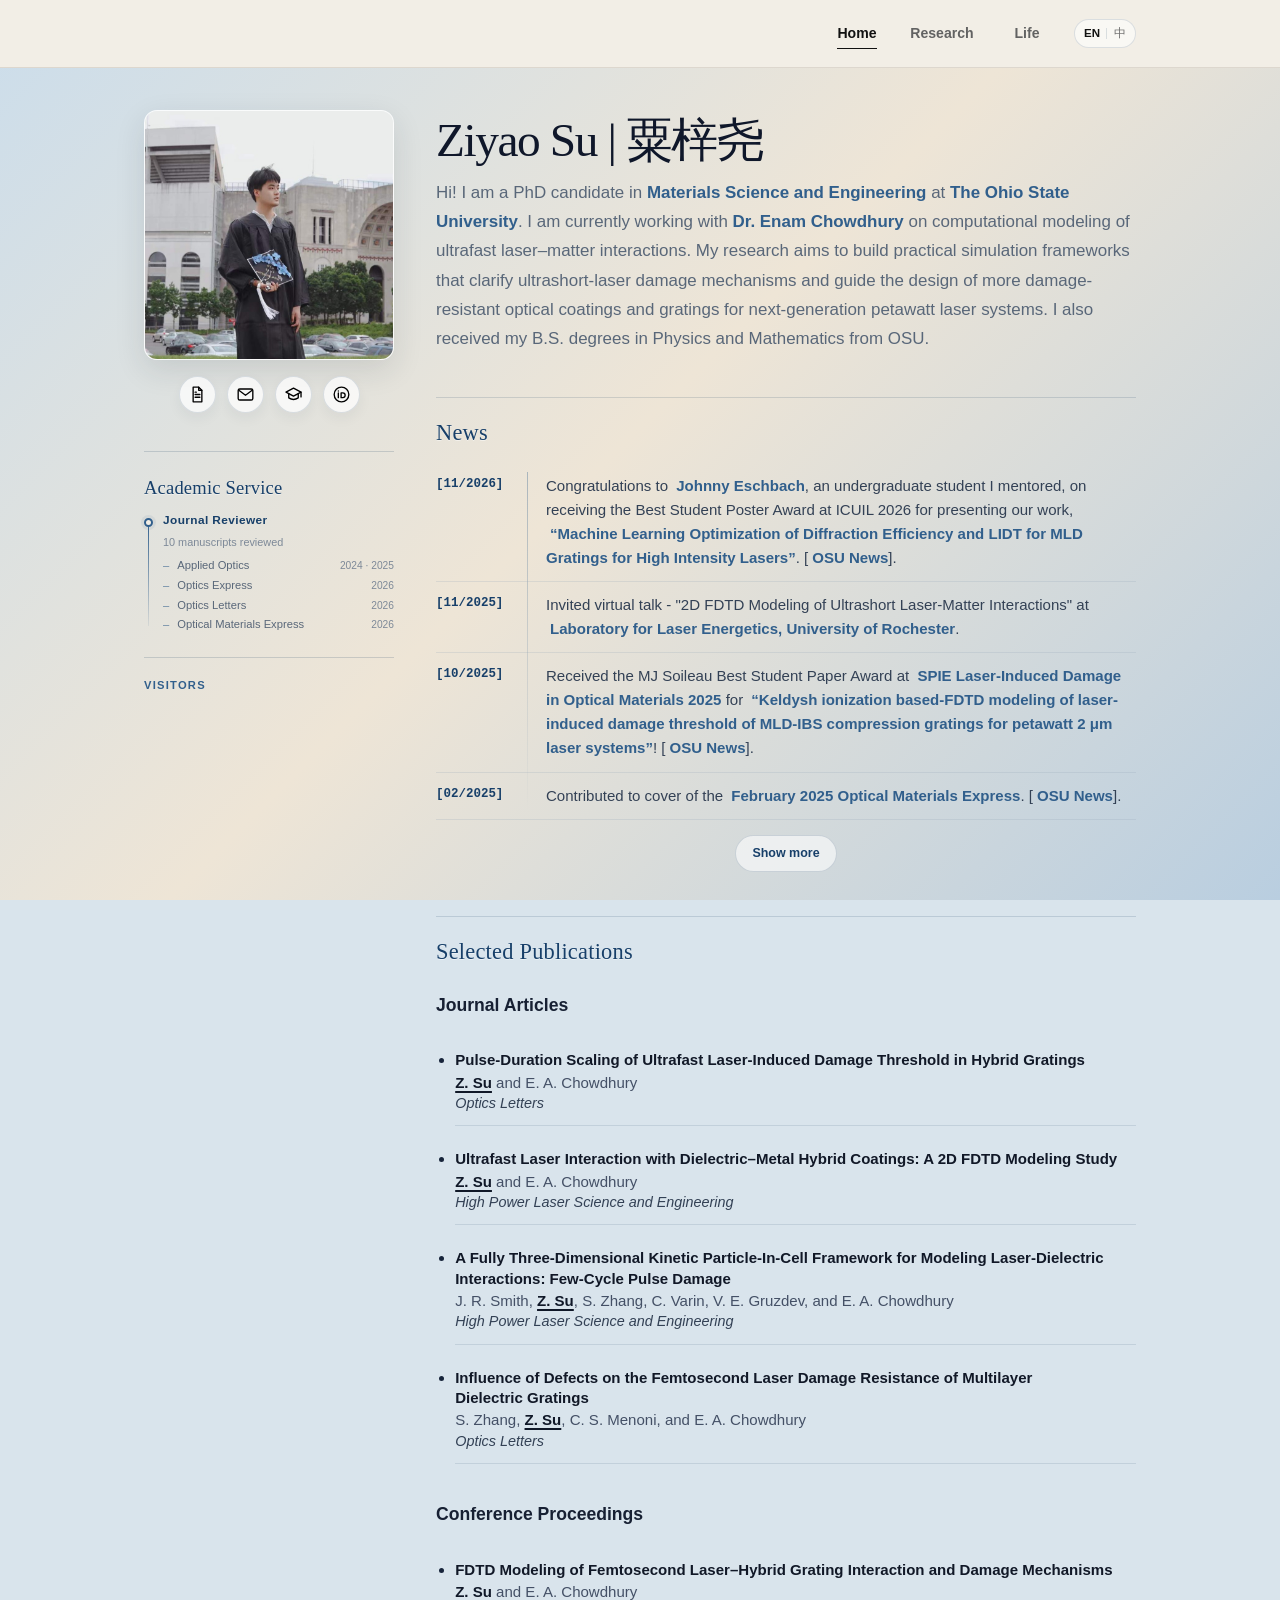
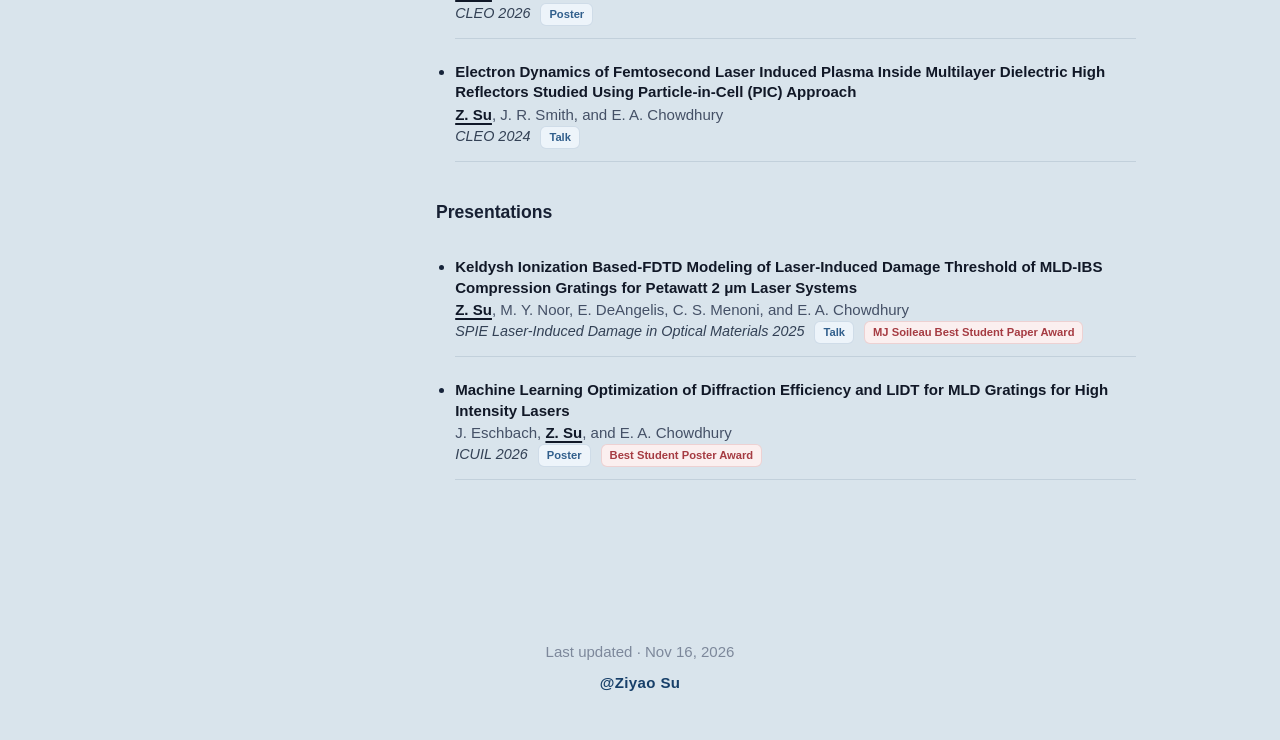
<file: index.html>
<!DOCTYPE html>
<html lang="en">
<head>
  <meta charset="UTF-8" />
  <meta name="viewport" content="width=device-width, initial-scale=1.0" />

  <title>Ziyao Su | 粟梓尧</title>

  <meta name="description" content="Personal academic website of Ziyao Su, PhD candidate in Materials Science and Engineering at The Ohio State University." />
  <meta name="author" content="Ziyao Su" />
  <script>document.documentElement.lang=new URLSearchParams(location.search).get('lang')==='zh'?'zh-CN':'en'</script>

  <link rel="stylesheet" href="style.css" />
  <link rel="stylesheet" href="refine.css?v=20261118-13" />
</head>

<body>
  <nav class="site-nav">
    <div class="nav-container">
      <div class="nav-actions"><div class="nav-links">
        <a href="index.html" class="active" data-en="Home" data-zh="首页">Home</a>
        <a href="publications.html" data-en="Research" data-zh="科研成果">Research</a>
        <a href="life.html" data-en="Life" data-zh="生活">Life</a>
      </div><button class="language-toggle" type="button" aria-label="切换至中文"><span data-lang="en">EN</span><i></i><span data-lang="zh">中</span></button></div>
    </div>
  </nav>

  <main class="container home-layout">
    <aside class="profile-sidebar">
      <div class="hero-photo-block">
        <img src="assets/images/profile/ziyao-su.jpg" alt="Ziyao Su" class="profile-photo" />

        <div class="hero-links" aria-label="Profile links">
          <a href="assets/documents/ziyao-su-cv-en.pdf" data-cv-link target="_blank" rel="noopener noreferrer" aria-label="Curriculum Vitae" data-tooltip-en="CV" data-tooltip-zh="简历"><img src="assets/icons/cv.svg" alt="" /></a>
          <a href="mailto:su.775@osu.edu" aria-label="Email" data-tooltip-en="Email" data-tooltip-zh="邮箱"><img src="assets/icons/email.svg" alt="" /></a>
          <a href="https://scholar.google.com/citations?user=xP8BkjIAAAAJ&hl=en" target="_blank" rel="noopener noreferrer" aria-label="Google Scholar" data-tooltip-en="Google Scholar" data-tooltip-zh="谷歌学术"><img src="assets/icons/scholar.svg" alt="" /></a>
          <a href="https://orcid.org/0009-0007-4536-7956" target="_blank" rel="noopener noreferrer" aria-label="ORCID" data-tooltip-en="ORCID" data-tooltip-zh="ORCID"><img src="assets/icons/orcid.svg" alt="" /></a>
        </div>
      </div>

      <section id="service" class="service-section sidebar-service">
        <h2 data-en="Academic Service" data-zh="学术服务">Academic Service</h2>
        <ul class="service-points">
        <li class="service-group">
          <h3 data-en="Journal Reviewer" data-zh="期刊审稿">Journal Reviewer</h3>
          <span class="service-summary" data-en="10 manuscripts reviewed" data-zh="共审阅 10 篇稿件">10 manuscripts reviewed</span>
          <ul class="service-details">
            <li><span>Applied Optics</span><small>2024 · 2025</small></li>
            <li><span>Optics Express</span><small>2026</small></li>
            <li><span>Optics Letters</span><small>2026</small></li>
            <li><span>Optical Materials Express</span><small>2026</small></li>
          </ul>
        </li>
        </ul>
      </section>

      <div class="sidebar-visitors">
        <span class="section-kicker" data-en="Visitors" data-zh="访客分布">Visitors</span>
	<div class="visitor-map" aria-label="Live visitor map">
  	<script
    	type="text/javascript"
    	id="mapmyvisitors"
    	src="https://mapmyvisitors.com/map.js?d=BDCIpGPcllW_cc_8S6606R4wEOKuxlZDSg9WOdwCF6E&cl=ffffff&w=a">
  	</script>
        </div>
      </div>
    </aside>

    <div class="home-content">
    <header class="home-hero">

      <div class="hero-intro">
        <h1>Ziyao Su | 粟梓尧 </h1>

        <p class="subtitle" data-content-key="hero-intro">
          Hi! I am a PhD candidate in <a href="https://mse.osu.edu/" target="_blank" rel="noopener noreferrer">Materials Science and Engineering</a> at 
          <a href="https://osu.edu" target="_blank" rel="noopener noreferrer">The Ohio State University</a>. 
          I am currently working with <a href="https://people.engineering.osu.edu/people/chowdhury.24" target="_blank" rel="noopener noreferrer">Dr. Enam Chowdhury</a> 
          on computational modeling of ultrafast laser–matter interactions. My research aims to build practical simulation frameworks that clarify ultrashort-laser damage mechanisms and guide the design of more damage-resistant optical coatings and gratings for next-generation petawatt laser systems. I also received my B.S. degrees in Physics and Mathematics from OSU.
        </p>
        
      </div>
    </header>


<!------------------------------------------ news ------------------------------------------>   
    
<section id="news" class="news-section">
  <h2 data-en="News" data-zh="近况">News</h2>

  <ul class="news-list">

    <li>
      <span class="news-date">[11/2026]</span>
      <span class="news-text" data-content-key="news-icuil">
        Congratulations to <a href="https://www.linkedin.com/in/jonathaneschbach/" target="_blank" rel="noopener noreferrer">Johnny Eschbach</a>, an undergraduate student I mentored, on receiving the Best Student Poster Award at ICUIL 2026 for presenting our work, <a href="https://icuil2026.org/programme/poster-sessions/" target="_blank" rel="noopener noreferrer">“Machine Learning Optimization of Diffraction Efficiency and LIDT for MLD Gratings for High Intensity Lasers”</a>. [<a href="https://u.osu.edu/chowdhury.24/2026/11/15/chowdhury-lab-student-wins-1st-prize-at-icuil-2026-scotland/" target="_blank" rel="noopener noreferrer">OSU News</a>].
      </span>
    </li>

    <li>
      <span class="news-date">[11/2025]</span>
      <span class="news-text" data-content-key="news-talk">
        Invited virtual talk - "2D FDTD Modeling of Ultrashort Laser-Matter Interactions" at 
        <a href="https://www.lle.rochester.edu/" target="_blank">Laboratory for Laser Energetics, University of Rochester</a>.
      </span>
    </li>

    <li>
      <span class="news-date">[10/2025]</span>
      <span class="news-text" data-content-key="news-award">
        Received the MJ Soileau Best Student Paper Award at
        <a href="https://spie.org/conferences-and-exhibitions/laser-damage" target="_blank">
          SPIE Laser-Induced Damage in Optical Materials 2025
        </a>
        for
        <a href="https://doi.org/10.1117/12.3071987" target="_blank">“Keldysh ionization based-FDTD modeling of laser-induced damage threshold of MLD-IBS compression gratings for petawatt 2 μm laser systems”</a>! 
        [<a href="https://mse.osu.edu/news/2026/03/mse-doctoral-candidate-ziyao-su-receives-best-student-paper-award" target="_blank">OSU News</a>].
      </span>
    </li>
    
    <li>
      <span class="news-date">[02/2025]</span>
      <span class="news-text" data-content-key="news-cover">
        Contributed to cover of the
        <a href="https://opg.optica.org/ome/issue.cfm?volume=15&issue=2" target="_blank" rel="noopener noreferrer">February 2025 Optical Materials Express</a>. 
        [<a href="https://mse.osu.edu/news/2025/02/work-mse-doctoral-candidates-featured-cover-optical-materials-express" target="_blank" rel="noopener noreferrer">OSU News</a>].
      </span>
    </li>

    <li>
      <span class="news-date">[04/2024]</span>
      <span class="news-text" data-content-key="news-candidacy">
        Passed Ph.D. candidacy exam. Thesis committee:         
        <a href="https://people.engineering.osu.edu/people/chowdhury.24" target="_blank" rel="noopener noreferrer">Dr. Enam Chowdhury</a>,
        <a href="https://people.engineering.osu.edu/people/windl.1" target="_blank" rel="noopener noreferrer">Dr. Wolfgang Windl</a>,
        <a href="https://people.engineering.osu.edu/people/ghazisaeidi.1" target="_blank" rel="noopener noreferrer">Dr. Maryam Ghazisaeidi</a>,
        and <a href="https://people.engineering.osu.edu/people/hwang.458" target="_blank" rel="noopener noreferrer">Dr. Jinwoo Hwang</a>.
      </span>
    </li>
    
    <li>
      <span class="news-date">[01/2023]</span>
      <span class="news-text" data-content-key="news-phd">
        Started Ph.D. journey in <a href="https://mse.osu.edu/" target="_blank" rel="noopener noreferrer">Materials Science and Engineering</a>
        at <a href="https://osu.edu" target="_blank" rel="noopener noreferrer">The Ohio State University</a>,
        advised by <a href="https://people.engineering.osu.edu/people/chowdhury.24" target="_blank" rel="noopener noreferrer">Dr. Enam Chowdhury</a>.
      </span>
    </li>
    
  </ul>
  <button class="news-more" type="button" data-en="Show more" data-zh="显示更多">Show more</button>
</section>

<!------------------------------------------ publications ------------------------------------------>
    
<section id="publications">
  <h2 data-en="Selected Publications" data-zh="代表性成果">Selected Publications</h2>
  <h3 data-en="Journal Articles" data-zh="期刊论文">Journal Articles</h3>

  <ul class="publication-list compact-publications">
<!-----------------------------------------
    <li>
      <div class="pub-title-line">
        High Damage Threshold Multilayer Dielectric Gratings Enabled for 1.95 μm
        High-Energy CPA Systems
      </div>
      <div class="pub-author-line">
        Mohamed Yaseen Noor, <strong>Ziyao Su</strong>, Ravleen Kaur, Andy Lee,
        Carmen S. Menoni, and Enam A. Chowdhury
      </div>
      <div class="pub-info-line">
        Optica, manuscript in preparation for submission
      </div>
    </li>

    <li>
      <div class="pub-title-line">
        X-ray Production from High Intensity Mid-IR Laser Interactions with Thin
        Liquid Sheet Target in Air
      </div>
      <div class="pub-author-line">
        Milo Eder, Justin Twardowski, <strong>Ziyao Su</strong>, Alphonse Marra,
        Michael Chini, Zenghu Chang, and Enam A. Chowdhury
      </div>
      <div class="pub-info-line">
        <em>Ultrafast Science</em>, under review
      </div>
    </li>

    <li>
      <div class="pub-title-line">
        <a href="https://doi.org/10.1021/acsami.5c16451" target="_blank" rel="noopener noreferrer">
          Ultrafast Laser-Induced Defects in β-Gallium Oxide Below Ablation Threshold
        </a>
      </div>
      <div class="pub-author-line">
        Emma DeAngelis, Christopher Chae, Sadikul Alam, Hantian Gao,
        Mohamed Yaseen Noor, <strong>Ziyao Su</strong>, Liam Clink,
        Leonard Brillson, Jinwoo Hwang, and Enam A. Chowdhury
      </div>
      <div class="pub-info-line">
        <em>ACS Applied Materials &amp; Interfaces</em>
      </div>
    </li>
 ----------------------------------------->   

    <li>
      <div class="pub-title-line">
        <a href="https://doi.org/10.1364/OL.608170" target="_blank" rel="noopener noreferrer">
         Pulse-Duration Scaling of Ultrafast Laser-Induced Damage Threshold in Hybrid Gratings
        </a>
      </div>
      <div class="pub-author-line">
        <strong>Ziyao Su</strong> and Enam A. Chowdhury
      </div>
      <div class="pub-info-line">
        <em>Optics Letters</em>
      </div>
    </li>


    <li>
      <div class="pub-title-line">
        <a href="https://doi.org/10.1017/hpl.2026.10161" target="_blank" rel="noopener noreferrer">
          Ultrafast Laser Interaction with Dielectric–Metal Hybrid Coatings:
          A 2D FDTD Modeling Study
        </a>
      </div>
      <div class="pub-author-line">
        <strong>Ziyao Su</strong> and Enam A. Chowdhury
      </div>
      <div class="pub-info-line">
        <em>High Power Laser Science and Engineering</em>
      </div>
    </li>
    

    <li>
      <div class="pub-title-line">
        <a href="https://doi.org/10.1017/hpl.2025.10041" target="_blank" rel="noopener noreferrer">
          A Fully Three-Dimensional Kinetic Particle-In-Cell Framework for Modeling
          Laser-Dielectric Interactions: Few-Cycle Pulse Damage
        </a>
      </div>
      <div class="pub-author-line">
        Joseph R. Smith, <strong>Ziyao Su</strong>, Simin Zhang, Charles Varin,
        Vitaly E. Gruzdev, and Enam A. Chowdhury
      </div>
      <div class="pub-info-line">
        <em>High Power Laser Science and Engineering</em>
      </div>
    </li>
    
    <li>
      <div class="pub-title-line">
        <a href="https://doi.org/10.1364/OL.483581" target="_blank" rel="noopener noreferrer">
          Influence of Defects on the Femtosecond Laser Damage Resistance of
          Multilayer Dielectric Gratings
        </a>
      </div>
      <div class="pub-author-line">
        Simin Zhang, <strong>Ziyao Su</strong>, Carmen S. Menoni, and Enam A. Chowdhury
      </div>
      <div class="pub-info-line">
        <em>Optics Letters</em>
      </div>
    </li>
  </ul>

  <h3 data-en="Conference Proceedings" data-zh="会议论文">Conference Proceedings</h3>

  <ul class="publication-list compact-publications">
    <li>
      <div class="pub-title-line">
        <a href="https://doi.org/10.1364/CLEO_AT.2026.JW1.123" target="_blank" rel="noopener noreferrer">
        FDTD Modeling of Femtosecond Laser–Hybrid Grating Interaction and Damage Mechanisms
	</a>
      </div>
      <div class="pub-author-line">
        <strong>Ziyao Su</strong> and Enam A. Chowdhury
      </div>
      <div class="pub-info-line">
        <em>CLEO 2026</em>
        <span class="home-pub-badge badge-presentation" data-en="Poster" data-zh="海报">Poster</span>
      </div>
    </li>

    <li>
      <div class="pub-title-line">
        <a href="https://doi.org/10.1364/CLEO_SI.2024.SF3H.5" target="_blank" rel="noopener noreferrer">
          Electron Dynamics of Femtosecond Laser Induced Plasma Inside Multilayer
          Dielectric High Reflectors Studied Using Particle-in-Cell (PIC) Approach
        </a>
      </div>
      <div class="pub-author-line">
        <strong>Ziyao Su</strong>, Joseph R. Smith, and Enam A. Chowdhury
      </div>
      <div class="pub-info-line">
        <em>CLEO 2024</em>
        <span class="home-pub-badge badge-presentation" data-en="Talk" data-zh="报告">Talk</span>
      </div>
    </li>
  </ul>

  <h3 data-en="Presentations" data-zh="学术报告">Presentations</h3>

  <ul class="publication-list compact-publications">
    <li>
      <div class="pub-title-line">
        <a href="https://doi.org/10.1117/12.3071987" target="_blank" rel="noopener noreferrer">
          Keldysh Ionization Based-FDTD Modeling of Laser-Induced Damage Threshold
          of MLD-IBS Compression Gratings for Petawatt 2 μm Laser Systems
        </a>
      </div>
      <div class="pub-author-line">
        <strong>Ziyao Su</strong>, Mohamed Yaseen Noor, Emma DeAngelis,
        Carmen S. Menoni, and Enam A. Chowdhury
      </div>
      <div class="pub-info-line">
        <em>SPIE Laser-Induced Damage in Optical Materials 2025</em>
        <span class="home-pub-badge badge-presentation" data-en="Talk" data-zh="报告">Talk</span>
        <span class="home-pub-badge badge-award" data-en="MJ Soileau Best Student Paper Award" data-zh="MJ Soileau 最佳学生论文奖">MJ Soileau Best Student Paper Award</span>
      </div>
    </li>

    <li>
      <div class="pub-title-line">
        <a href="https://icuil2026.org/programme/poster-sessions/" target="_blank" rel="noopener noreferrer">
          Machine Learning Optimization of Diffraction Efficiency and LIDT for MLD Gratings for High Intensity Lasers
        </a>
      </div>
      <div class="pub-author-line">
        Johnny Eschbach, <strong>Ziyao Su</strong>, and Enam A. Chowdhury
      </div>
      <div class="pub-info-line">
        <em>ICUIL 2026</em>
        <span class="home-pub-badge badge-presentation" data-en="Poster" data-zh="海报">Poster</span>
        <span class="home-pub-badge badge-award" data-en="Best Student Poster Award" data-zh="最佳学生海报奖">Best Student Poster Award</span>
      </div>
    </li>
  </ul>
</section>
    </div>
  </main>
  <footer class="site-footer">
    <span data-en="Last updated · Nov 16, 2026" data-zh="最近更新 · 2026 年 11 月 16 日">Last updated · Nov 16, 2026</span>
    <span class="footer-signature">@Ziyao Su</span>
  </footer>
  <script src="site.js?v=20261120-19"></script>
</body>
</html>
</file>
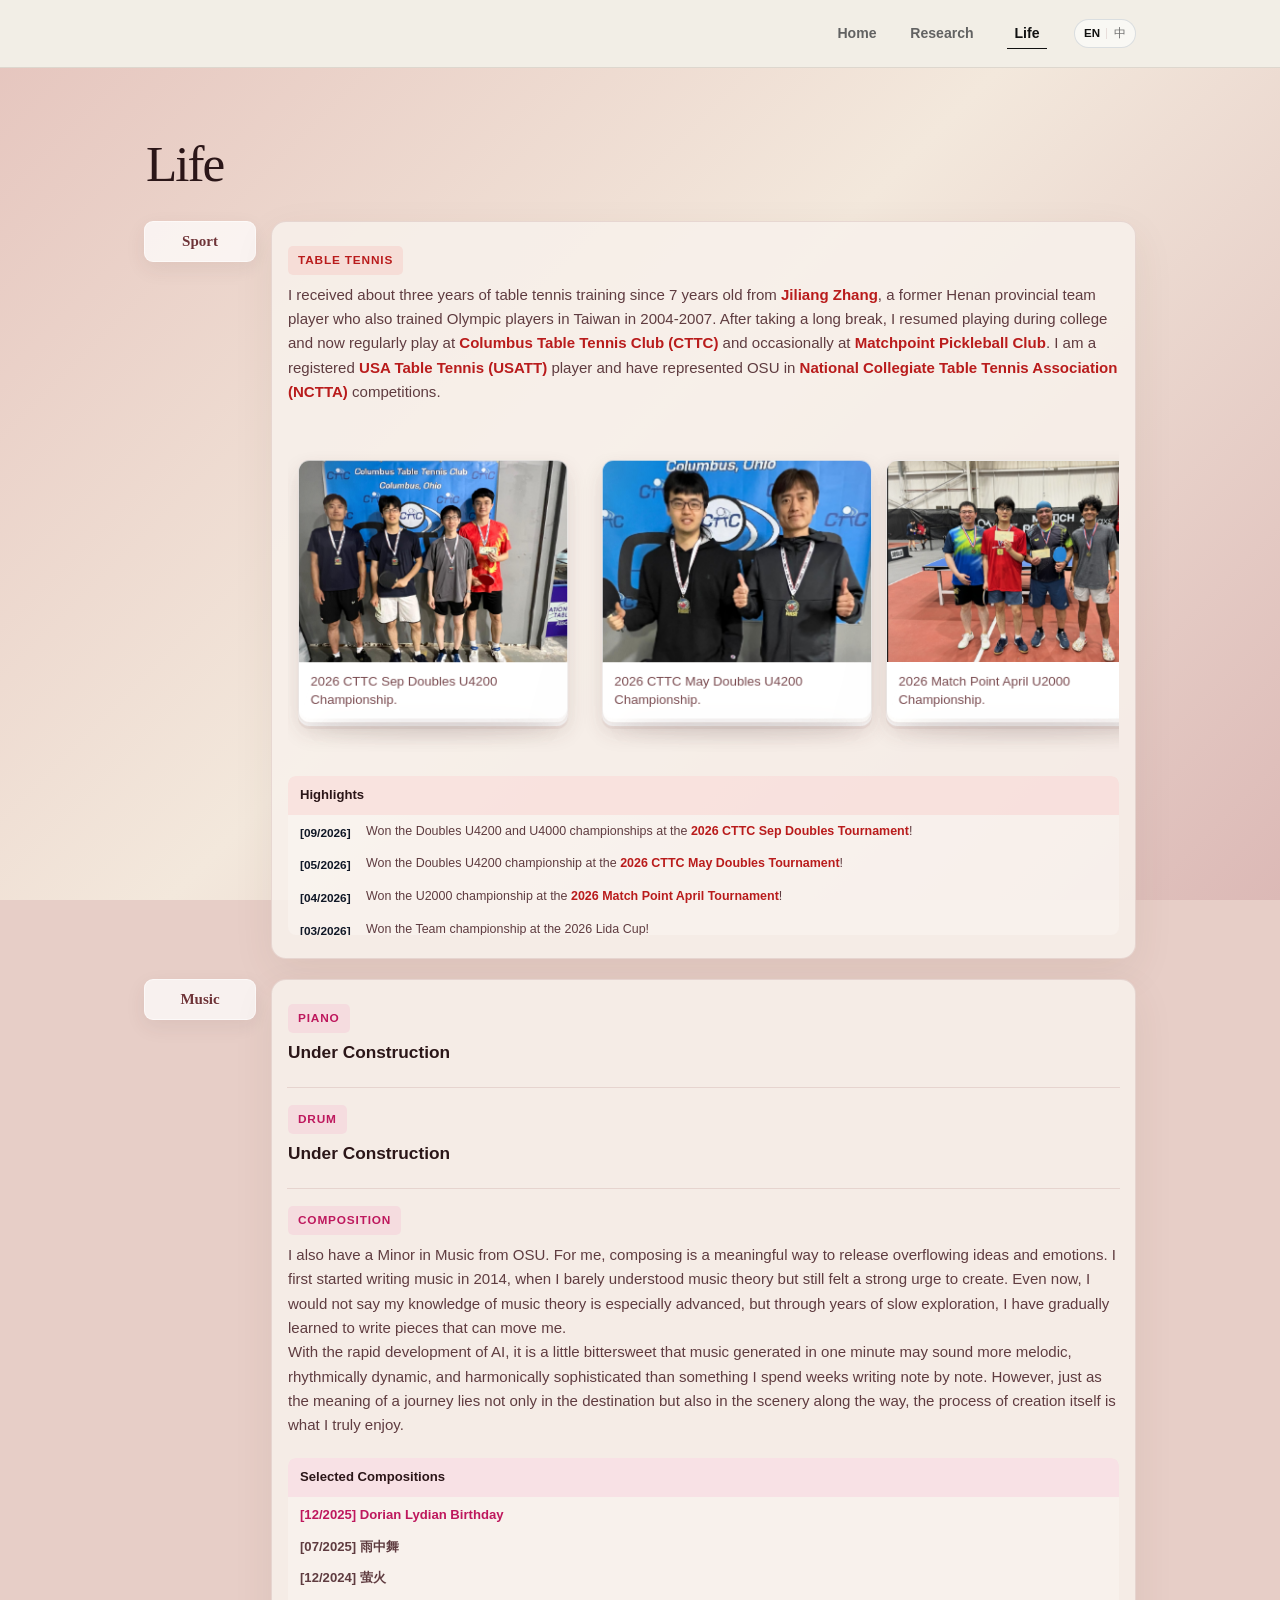
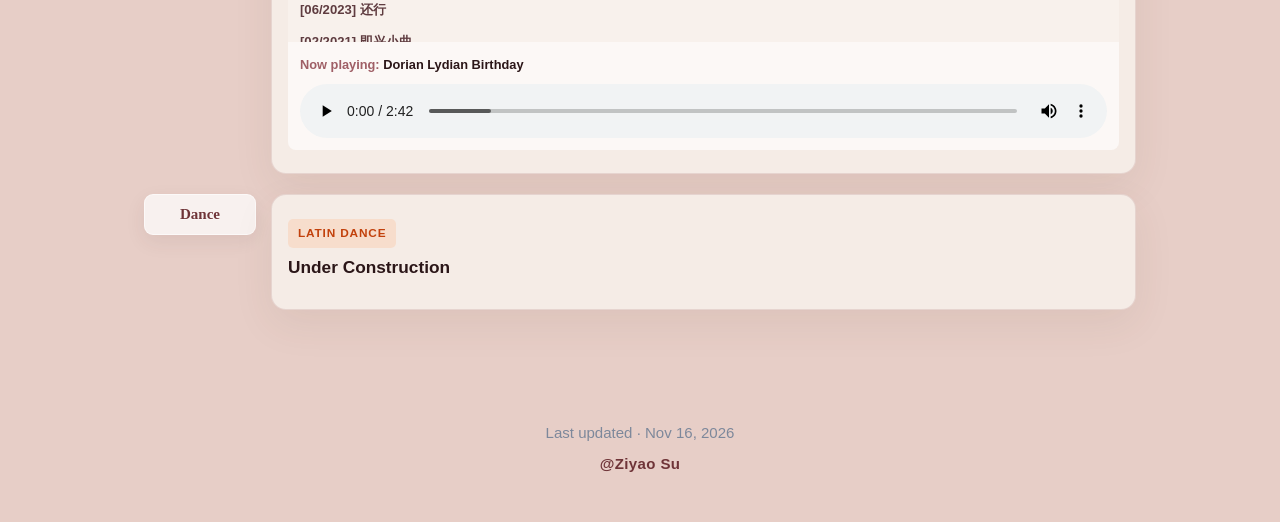
<file: life.html>
<!DOCTYPE html>
<html lang="en">
<head>
  <meta charset="UTF-8" />
  <meta name="viewport" content="width=device-width, initial-scale=1.0" />

  <title>Life | Ziyao Su</title>

  <meta name="description" content="Life page of Ziyao Su, including table tennis, music compositions, and dance." />
  <meta name="author" content="Ziyao Su" />
  <script>document.documentElement.lang=new URLSearchParams(location.search).get('lang')==='zh'?'zh-CN':'en'</script>
  
  <link rel="stylesheet" href="style.css" />
  <link rel="stylesheet" href="life.css" />
  <link rel="stylesheet" href="refine.css?v=20261118-13" />
</head>

<body>
  <nav class="site-nav">
    <div class="nav-container">
      <div class="nav-actions"><div class="nav-links">
        <a href="index.html" data-en="Home" data-zh="首页">Home</a>
        <a href="publications.html" data-en="Research" data-zh="科研成果">Research</a>
        <a href="life.html" class="active" data-en="Life" data-zh="生活">Life</a>
      </div><button class="language-toggle" type="button" aria-label="切换至中文"><span data-lang="en">EN</span><i></i><span data-lang="zh">中</span></button></div>
    </div>
  </nav>

  <main class="page-container">
    <header class="plain-page-header life-page-header">
      <h1 data-en="Life" data-zh="生活">Life</h1>
    </header>

<section class="life-section" id="sport">
  <h2 class="life-heading">Sport</h2>

  <div class="life-list">
    <article class="life-card">
      <div class="life-tag">Table Tennis</div>
	<p class="life-text" data-content-key="table-tennis">
  	 I received about three years of table tennis training since 7 years old from
  	 <a href="https://www.douyin.com/user/MS4wLjABAAAAonDPc5VkkgLb9TlkUxZpwA0_EYXYhEQ-IQcuhXt2RG0?from_tab_name=main&vid=7644897827390778233" target="_blank" rel="noopener noreferrer">Jiliang Zhang</a>,
  	 a former Henan provincial team player who also trained Olympic players in Taiwan in 2004-2007.
  	 After taking a long break, I resumed playing during college and now regularly play at
  	 <a href="https://www.columbustabletennisclub.org/" target="_blank" rel="noopener noreferrer">Columbus Table Tennis Club (CTTC)</a>
  	 and occasionally at
  	 <a href="https://www.matchpointpickleballclub.com/table-tennis" target="_blank" rel="noopener noreferrer">Matchpoint Pickleball Club</a>.
  	 I am a registered
  	 <a href="https://www.usatt.org/" target="_blank" rel="noopener noreferrer">USA Table Tennis (USATT)</a>
  	 player and have represented OSU in
  	 <a href="https://www.nctta.org/" target="_blank" rel="noopener noreferrer">National Collegiate Table Tennis Association (NCTTA)</a>
  	 competitions.
	</p>

      <div class="horizontal-photo-strip">

        <figure>
          <img src="assets/images/life/2026-cttc-u4200-doubles-champion-2.jpg" alt="2026 CTTC Doubles U4200 Champion" />
          <figcaption>2026 CTTC Sep Doubles U4200 Championship.</figcaption>
        </figure>

        <figure>
          <img src="assets/images/life/2026-cttc-u4200-doubles-champion.jpg" alt="2026 CTTC Doubles U4200 Champion" />
          <figcaption>2026 CTTC May Doubles U4200 Championship.</figcaption>
        </figure>

        <figure>
          <img src="assets/images/life/2026-matchpoint-april-u2000-champion.jpg" alt="2026 MatchPoint April U2000 Champion" />
          <figcaption>2026 Match Point April U2000 Championship.</figcaption>
        </figure>

        <figure>
          <img src="assets/images/life/2026-lida-cup-champion.jpg" alt="2026 Lida Cup Champion" />
          <figcaption>2026 Lida Cup Team Championship.</figcaption>
        </figure>

        <figure>
          <img src="assets/images/life/2026-nctta-midwest-mens-singles.jpg" alt="2026 NCTTA Midwest Regional Men's Singles" />
          <figcaption>2026 NCTTA Midwest Regional Men Single at The University of Iowa.</figcaption>
        </figure>

        <figure>
          <img src="assets/images/life/2025-cttti-division-b-champion.jpg" alt="2025 17th CTTTI Division B Champion" />
          <figcaption>2025 17<sup>th</sup> CTTTI Division B Team Championship.</figcaption>
        </figure>

        <figure>
          <img src="assets/images/life/2025-nctta-coed-team-champion.jpg" alt="NCTTA 2025 Divisional Coed Team Champion" />
          <figcaption>2025 NCTTA Divisional Coed Team Championship.</figcaption>
        </figure>

        <figure>
          <img src="assets/images/life/2025-nctta-coed-team.jpg" alt="NCTTA 2025 Divisional Coed Team" />
          <figcaption>2025 NCTTA Divisional Coed Team.</figcaption>
        </figure>

        <figure>
          <img src="assets/images/life/2025-nctta-cttc-divisional.jpg" alt="NCTTA 2025 Divisional at CTTC" />
          <figcaption>2025 NCTTA Divisional at CTTC.</figcaption>
        </figure>


      </div>

      <div class="championship-box">
        <div class="championship-header">
          Highlights
        </div>

        <ul class="championship-list">

			<li>
			  <span class="championship-date">[09/2026]</span>
			  <span class="championship-text">
			    Won the Doubles U4200 and U4000 championships at the
			    <a href="https://www.omnipong.com/EntryForms/1115-30.pdf" target="_blank" rel="noopener noreferrer">
			      2026 CTTC Sep Doubles Tournament</a>!
			  </span>
			</li>

			<li>
			  <span class="championship-date">[05/2026]</span>
			  <span class="championship-text">
			    Won the Doubles U4200 championship at the
			    <a href="https://www.omnipong.com/EntryForms/1115-28.pdf" target="_blank" rel="noopener noreferrer">
			      2026 CTTC May Doubles Tournament</a>!
			  </span>
			</li>
			
			<li>
			  <span class="championship-date">[04/2026]</span>
			  <span class="championship-text">
			    Won the U2000 championship at the
			    <a href="https://www.omnipong.com/EntryForms/1087-142.pdf" target="_blank" rel="noopener noreferrer">
			      2026 Match Point April Tournament</a>!
			  </span>
			</li>
			
			<li>
			  <span class="championship-date">[03/2026]</span>
			  <span class="championship-text">
			    Won the Team championship at the 2026 Lida Cup!
			  </span>
			</li>
			
			<li>
			  <span class="championship-date">[02/2026]</span>
			  <span class="championship-text">
			    Won the Team championship and finished as runner-up in Men's Singles at the
			    <a href="https://www.nctta.org/" target="_blank" rel="noopener noreferrer">
			      2025–2026 NCTTA Central Ohio Divisional Tournament</a>!
			  </span>
			</li>
			
			<li>
			  <span class="championship-date">[12/2025]</span>
			  <span class="championship-text">
			    Won the Team championship at the
			    <a href="https://www.omnipong.com/EntryForms/1115-26.pdf" target="_blank" rel="noopener noreferrer">CTTTI Division B Tournament</a>!
			  </span>
			</li>

        </ul>
      </div>

    </article>

  </div>
</section>



<section class="life-section" id="music">
  <h2 class="life-heading">Music</h2>

  <div class="life-list">
    <article class="life-card">
      <div class="life-tag">Piano</div>
      <div class="life-title">Under Construction</div>
    </article>

    <article class="life-card">
      <div class="life-tag">Drum</div>
      <div class="life-title">Under Construction</div>
    </article>

    <article class="life-card">
      <div class="life-tag">Composition</div>
      <p class="life-text" data-content-key="composition-1">
        I also have a Minor in Music from OSU. For me, composing is a meaningful
        way to release overflowing ideas and emotions. I first started writing music
        in 2014, when I barely understood music theory but still felt a strong urge
        to create. Even now, I would not say my knowledge of music theory is especially
        advanced, but through years of slow exploration, I have gradually learned to
        write pieces that can move me.
      </p>

      <p class="life-text" data-content-key="composition-2">
        With the rapid development of AI, it is a little bittersweet that music
        generated in one minute may sound more melodic, rhythmically dynamic, and
        harmonically sophisticated than something I spend weeks writing note by note.
        However, just as the meaning of a journey lies not only in the destination
        but also in the scenery along the way, the process of creation itself is what
        I truly enjoy.
      </p>

      <div class="music-player-box">
        <div class="music-list-header">Selected Compositions</div>

        <ul class="music-list">
          <li>
            <button
              class="music-item active"
              type="button"
              data-src="music/Dorian Lydian Birthday.flac"
              data-title="Dorian Lydian Birthday"
            >
              [12/2025] Dorian Lydian Birthday
            </button>
          </li>

          <li>
            <button
              class="music-item"
              type="button"
              data-src="music/雨中舞.flac"
              data-title="雨中舞"
            >
              [07/2025] 雨中舞
            </button>
          </li>

          <li>
            <button
              class="music-item"
              type="button"
              data-src="music/萤火.flac"
              data-title="萤火"
            >
              [12/2024] 萤火
            </button>
          </li>

          <li>
            <button
              class="music-item"
              type="button"
              data-src="music/还行.mp3"
              data-title="还行"
            >
              [06/2023] 还行
            </button>
          </li>

          <li>
            <button
              class="music-item"
              type="button"
              data-src="music/即兴小曲.mp3"
              data-title="即兴小曲"
            >
              [02/2021] 即兴小曲
            </button>
          </li>

          <li>
            <button
              class="music-item"
              type="button"
              data-src="music/月夜.mp3"
              data-title="月夜"
            >
              [03/2020] 月夜
            </button>
          </li>

          <li>
            <button
              class="music-item"
              type="button"
              data-src="music/Melting Ice-Marry Christmas.mp3"
              data-title="Melting Ice-Marry Christmas"
            >
              [12/2018] Melting Ice-Marry Christmas
            </button>
          </li>

          <li>
            <button
              class="music-item"
              type="button"
              data-src="music/Lies.mp3"
              data-title="Lies"
            >
              [07/2018] Lies
            </button>
          </li>

          <li>
            <button
              class="music-item"
              type="button"
              data-src="music/Purple Heart.mp3"
              data-title="Purple Heart"
            >
              [04/2018] Purple Heart
            </button>
          </li>

          <li>
            <button
              class="music-item"
              type="button"
              data-src="music/Blue Rose.mp3"
              data-title="Blue Rose"
            >
              [01/2018] Blue Rose
            </button>
          </li>

          <li>
            <button
              class="music-item"
              type="button"
              data-src="music/暗风.mp3"
              data-title="暗风"
            >
              [08/2017] 暗风
            </button>
          </li>

          <li>
            <button
              class="music-item"
              type="button"
              data-src="music/花舞.mp3"
              data-title="花舞"
            >
              [07/2017] 花舞
            </button>
          </li>
        </ul>

        <div class="shared-audio-player">
          <div class="now-playing">
            <span data-en="Now playing:" data-zh="正在播放：">Now playing:</span>
            <span id="current-track-title">Dorian Lydian Birthday</span>
          </div>

          <audio
            id="shared-audio"
            controls
            src="music/Dorian Lydian Birthday.flac"
          >
            Your browser does not support the audio element.
          </audio>
        </div>
      </div>
    </article>
  </div>
</section>

    <section class="life-section" id="dance">
      <h2 class="life-heading">Dance</h2>

      <div class="life-list">
        <article class="life-card">
          <div class="life-tag">Latin Dance</div>
          <div class="life-title">Under Construction</div>
        </article>
      </div>
    </section>
  </main>

  <footer class="site-footer">
    <span data-en="Last updated · Nov 16, 2026" data-zh="最近更新 · 2026 年 11 月 16 日">Last updated · Nov 16, 2026</span>
    <span class="footer-signature">@Ziyao Su</span>
  </footer>

<script>
  document.addEventListener("DOMContentLoaded", () => {
    const musicItems = document.querySelectorAll(".music-item");
    const audio = document.getElementById("shared-audio");
    const currentTitle = document.getElementById("current-track-title");

    musicItems.forEach((item) => {
      item.addEventListener("click", () => {
        const src = item.dataset.src;
        const title = item.dataset.title;

        musicItems.forEach((button) => button.classList.remove("active"));
        item.classList.add("active");

        audio.src = src;
        currentTitle.textContent = title;

        audio.play().catch(() => {
          console.log("Playback was blocked until user interaction.");
        });
      });
    });
  });
</script>
  <script src="site.js?v=20261120-19"></script>

</body>
</html>
</file>
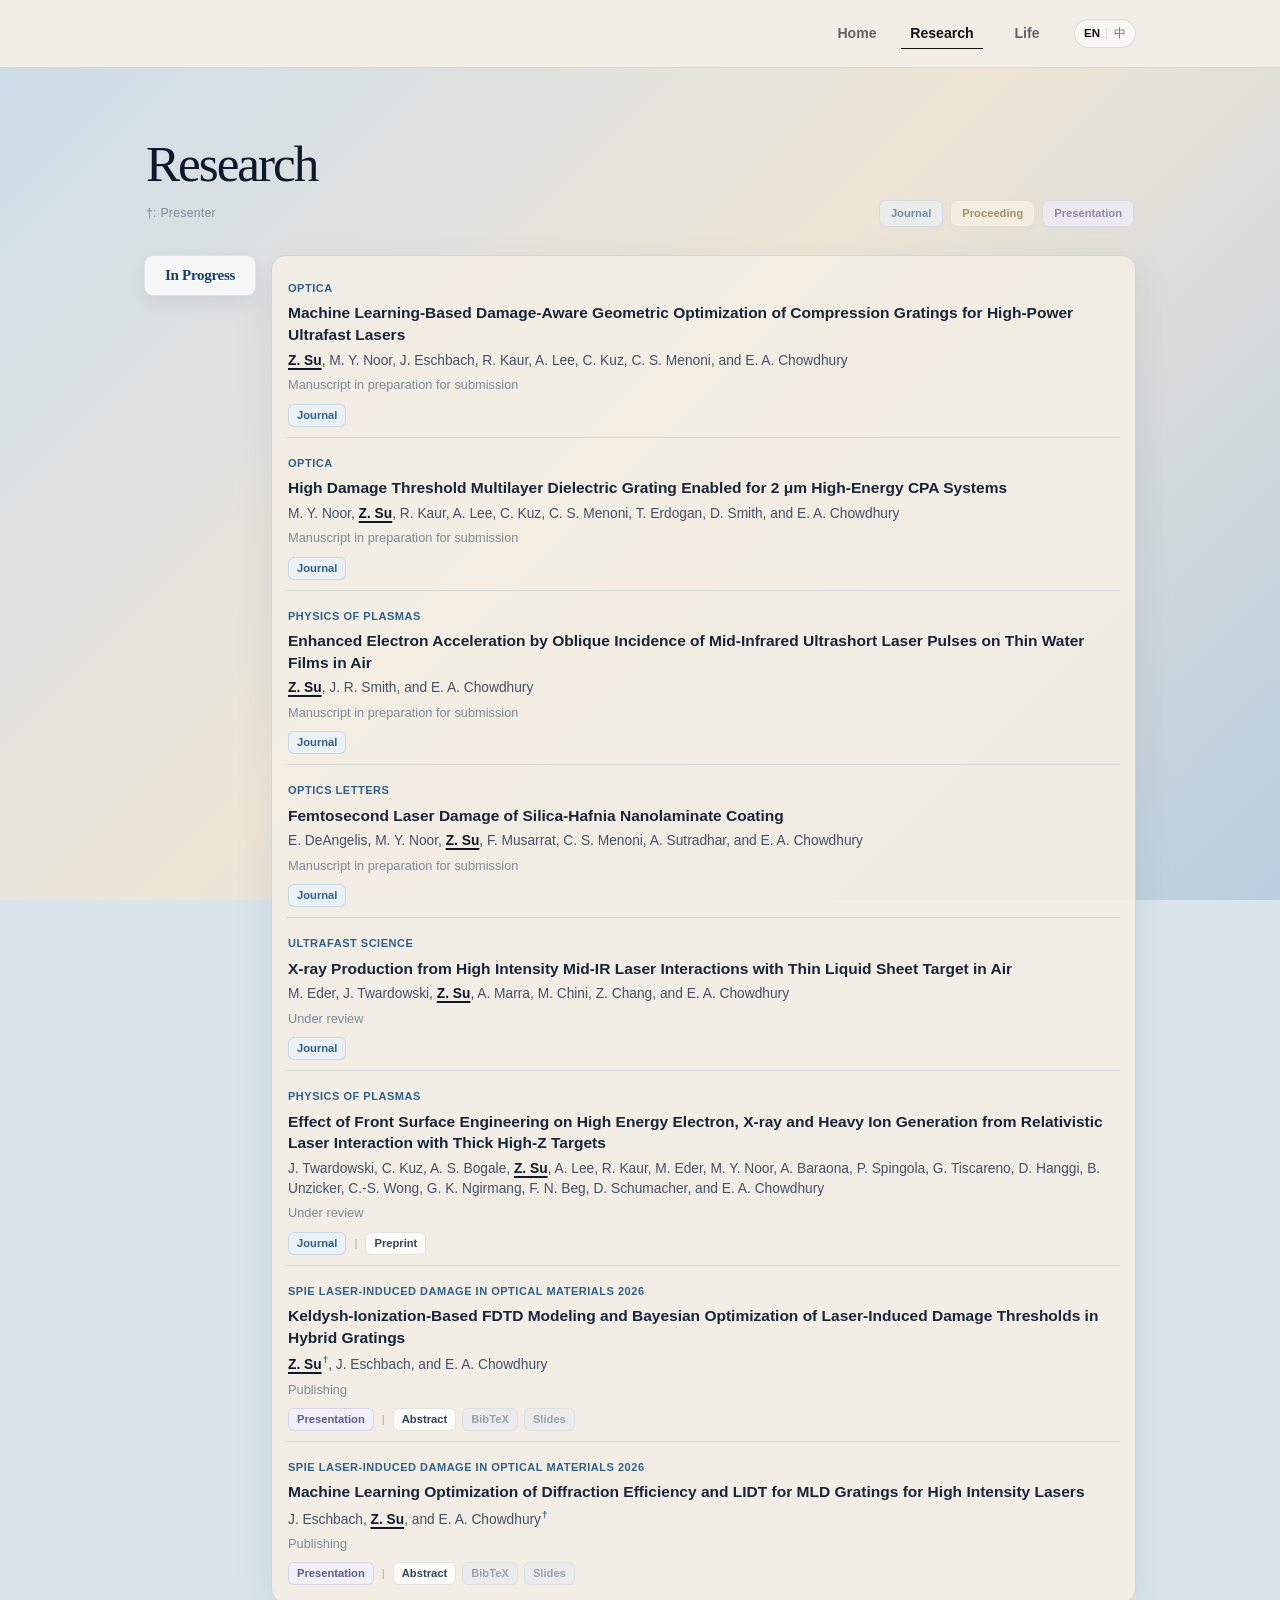
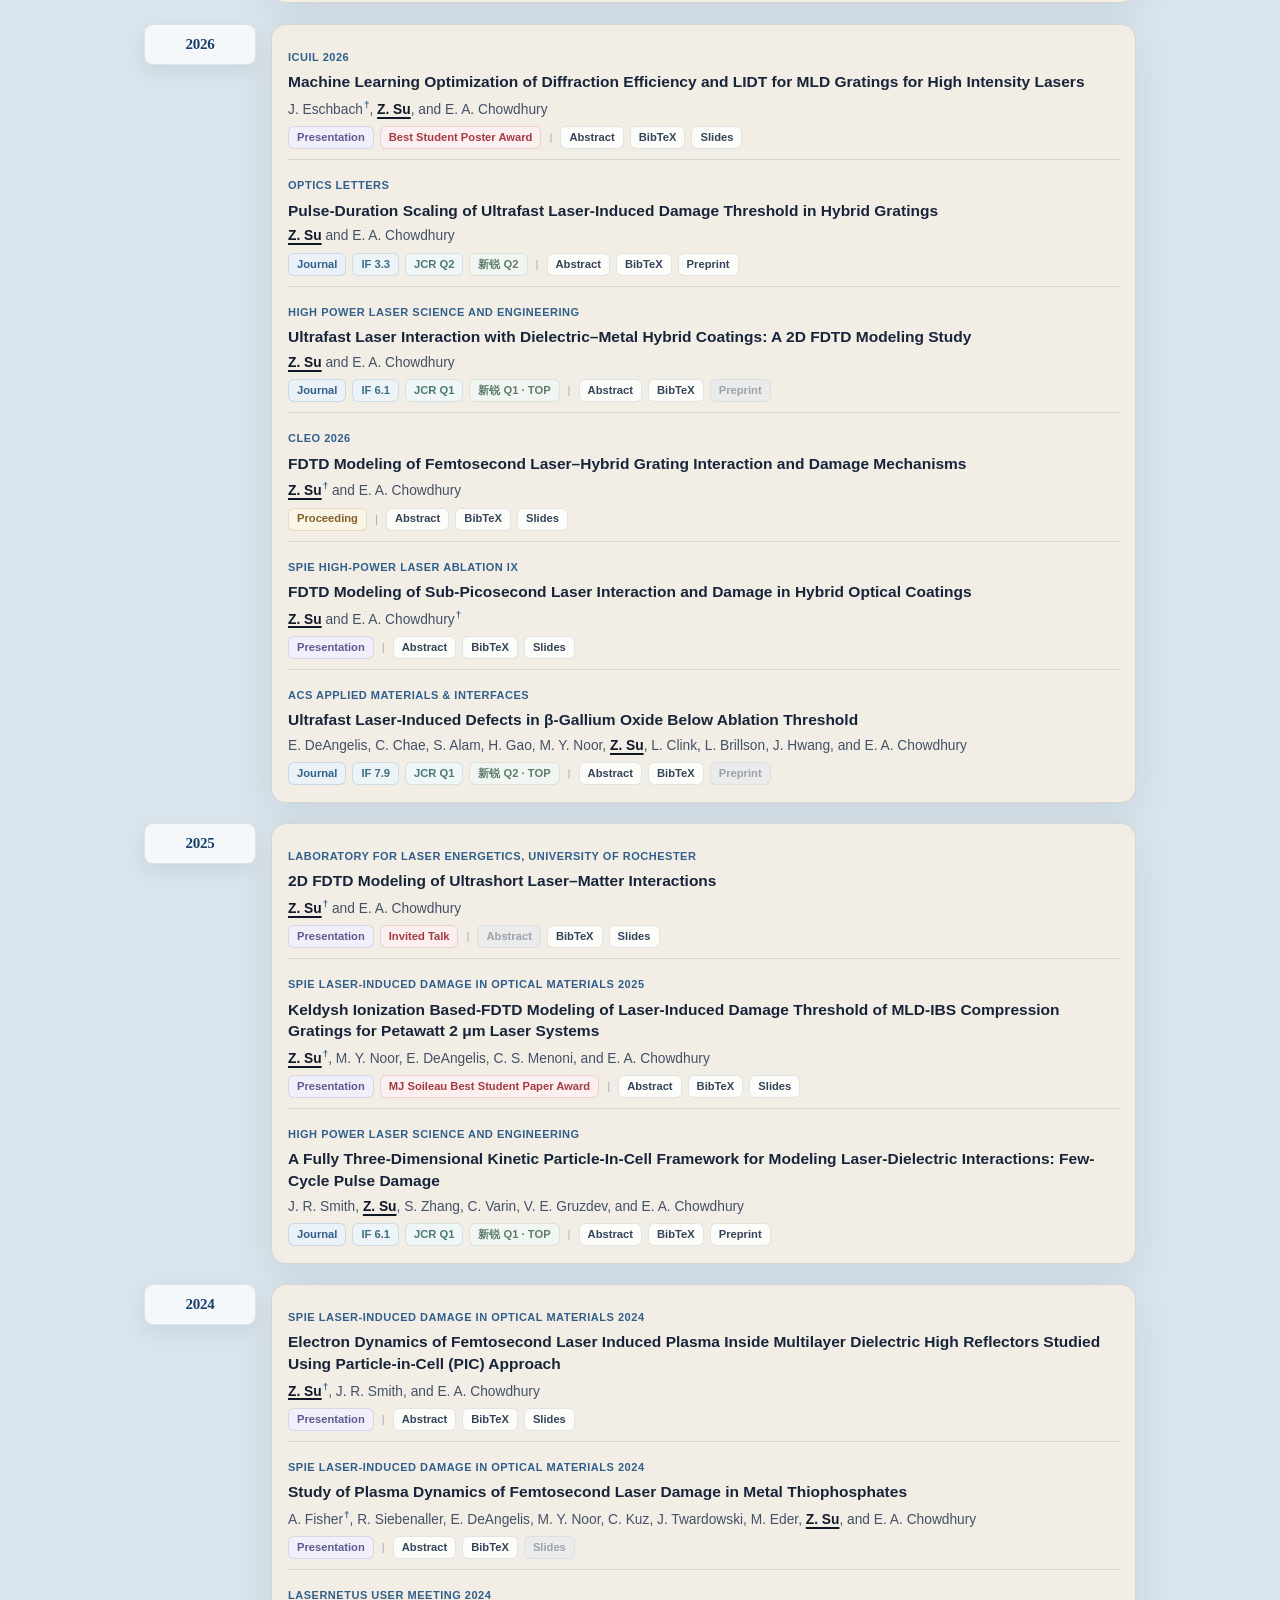
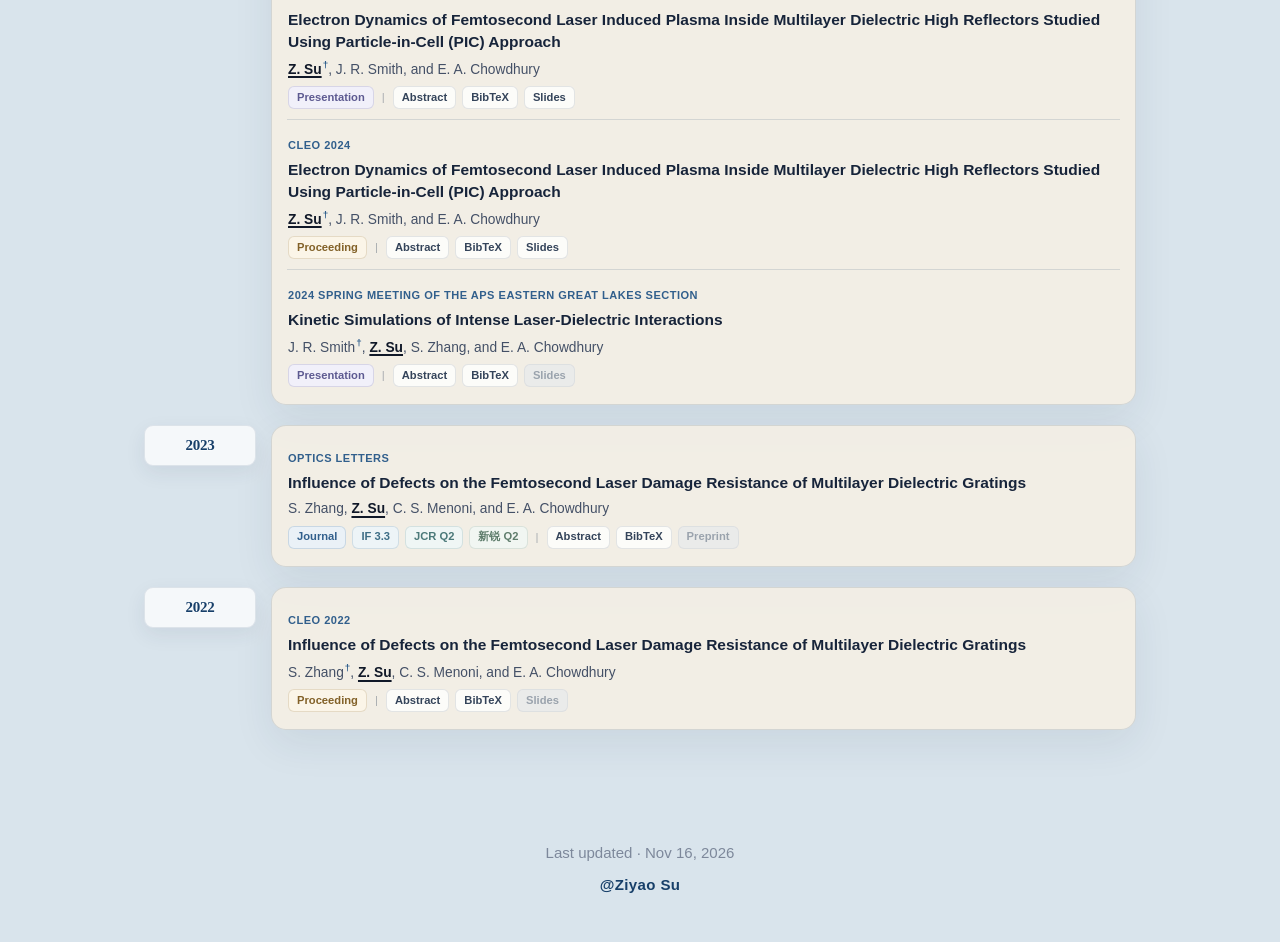
<file: publications.html>
<!DOCTYPE html>
<html lang="en">
<head>
  <meta charset="UTF-8" />
  <meta name="viewport" content="width=device-width, initial-scale=1.0" />

  <title>Research | Ziyao Su</title>

  <meta name="description" content="Research contributions of Ziyao Su, including journal articles, conference proceedings, presentations, and ongoing work on ultrafast laser-matter interaction." />
  <meta name="author" content="Ziyao Su" />
  <script>document.documentElement.lang=new URLSearchParams(location.search).get('lang')==='zh'?'zh-CN':'en'</script>

  <link rel="stylesheet" href="style.css" />
  <link rel="stylesheet" href="publications.css?v=20261120-1" />
  <link rel="stylesheet" href="refine.css?v=20261118-13" />
</head>
  
<body>
  <nav class="site-nav">
    <div class="nav-container">
      <div class="nav-actions"><div class="nav-links">
        <a href="index.html" data-en="Home" data-zh="首页">Home</a>
        <a href="publications.html" class="active" data-en="Research" data-zh="科研成果">Research</a>
        <a href="life.html" data-en="Life" data-zh="生活">Life</a>
      </div><button class="language-toggle" type="button" aria-label="切换至中文"><span data-lang="en">EN</span><i></i><span data-lang="zh">中</span></button></div>
    </div>
  </nav>

  <main class="page-container">
    <header class="plain-page-header">
      <h1 data-en="Research" data-zh="科研成果">Research</h1>
      <div class="research-header-tools">
        <p class="presenter-note" data-en="†: Presenter" data-zh="†：报告人">†: Presenter</p>
        <div class="publication-filters" role="group" aria-label="Filter research by type">
          <button type="button" data-publication-filter="Journal" data-en="Journal" data-zh="期刊论文" aria-pressed="false">Journal</button>
          <button type="button" data-publication-filter="Proceeding" data-en="Proceeding" data-zh="会议论文" aria-pressed="false">Proceeding</button>
          <button type="button" data-publication-filter="Presentation" data-en="Presentation" data-zh="学术报告" aria-pressed="false">Presentation</button>
        </div>
      </div>
    </header>
    
<!------------------------------------------ Upcoming ------------------------------------------>
    
    <section class="pub-section year-section">
      <h2 class="sticky-year">In Progress</h2>

      <ol class="pub-list"> 

        <li class="pub-item">
          <div class="pub-venue">Journal · Optica</div>
          <div class="pub-title">
            Machine Learning-Based Damage-Aware Geometric Optimization of
            Compression Gratings for High-Power Ultrafast Lasers
          </div>
          <div class="pub-authors">
            <strong>Ziyao Su</strong>, Mohamed Yaseen Noor, Johnny Eschbach,
            Ravleen Kaur, Andy Lee, Conrad Kuz, Carmen S. Menoni,
            and Enam A. Chowdhury
          </div>
          <div class="pub-meta">Manuscript in preparation for submission</div>
        </li>


        <li class="pub-item">
          <div class="pub-venue">Journal · Optica</div>
          <div class="pub-title">
            High Damage Threshold Multilayer Dielectric Grating Enabled for
            2 μm High-Energy CPA Systems 
          </div>
          <div class="pub-authors">
            Mohamed Yaseen Noor, <strong>Ziyao Su</strong>, Ravleen Kaur,
            Andy Lee, Conrad Kuz, Carmen S. Menoni, Turan Erdogan, Doug Smith, 
            and Enam A. Chowdhury
          </div>
          <div class="pub-meta">Manuscript in preparation for submission</div>
        </li>
        
        <li class="pub-item">
          <div class="pub-venue">Journal · Physics of Plasmas</div>
          <div class="pub-title">
            Enhanced Electron Acceleration by Oblique Incidence of Mid-Infrared
            Ultrashort Laser Pulses on Thin Water Films in Air
          </div>
          <div class="pub-authors">
            <strong>Ziyao Su</strong>, Joseph R. Smith, and Enam A. Chowdhury
          </div>
          <div class="pub-meta">Manuscript in preparation for submission</div>
        </li>

        
        <li class="pub-item">
          <div class="pub-venue">Journal · Optics Letters</div>
          <div class="pub-title">
            Femtosecond Laser Damage of Silica-Hafnia Nanolaminate Coating
          </div>
          <div class="pub-authors">
          Emma DeAngelis, Mohamed Yaseen Noor, <strong>Ziyao Su</strong>,
	  Fariha Musarrat, Carmen S. Menoni, Alok Sutradhar, and Enam A. Chowdhury
          </div>
          <div class="pub-meta">Manuscript in preparation for submission</div>
        </li>

        <li class="pub-item">
          <div class="pub-venue">Journal · Ultrafast Science</div>
          <div class="pub-title">
            X-ray Production from High Intensity Mid-IR Laser Interactions with
            Thin Liquid Sheet Target in Air
          </div>
          <div class="pub-authors">
            Milo Eder, Justin Twardowski, <strong>Ziyao Su</strong>,
            Alphonse Marra, Michael Chini, Zenghu Chang, and Enam A. Chowdhury
          </div>
          <div class="pub-meta">Under review</div>
        </li>      
         

        <li class="pub-item" data-keep-links>
          <div class="pub-venue">Journal · Physics of Plasmas</div>
          <div class="pub-title">
            Effect of Front Surface Engineering on High Energy Electron, X-ray and
            Heavy Ion Generation from Relativistic Laser Interaction with Thick
            High-Z Targets
          </div>
          <div class="pub-authors">
            Justin Twardowski, Conrad Kuz, A. S. Bogale, <strong>Ziyao Su</strong>,
            Andy Lee, Ravleen Kaur, Milo Eder, Mohamed Yaseen Noor, A. Baraona, P. Spingola,
            G. Tiscareno, D. Hanggi, B. Unzicker, C.-S. Wong, G. K. Ngirmang,
            F. N. Beg, D. Schumacher, and Enam A. Chowdhury
          </div>
          <div class="pub-meta">Under review</div>
          <div class="pub-links">
            <span class="pub-link-divider" aria-hidden="true">|</span>
            <a class="pub-action" href="https://doi.org/10.48550/arXiv.2603.06809" target="_blank" rel="noopener noreferrer" data-en="Preprint" data-zh="预印本">Preprint</a>
          </div> 
        </li>

        <li class="pub-item" data-year="2026" data-bib-key="spie-2026-keldysh" data-bib-disabled>
          <div class="pub-venue">Presentation · SPIE Laser-Induced Damage in Optical Materials 2026</div>
          <div class="pub-title">
            Keldysh-Ionization-Based FDTD Modeling and Bayesian Optimization of Laser-Induced Damage Thresholds in Hybrid Gratings
          </div>
          <div class="pub-authors">
            <strong>Ziyao Su</strong><sup class="presenter-mark">†</sup>, Johnny Eschbach, and Enam A. Chowdhury
          </div>
          <div class="pub-meta" data-en="Publishing" data-zh="出版中">Publishing</div>
          <div class="pub-links">
            <span class="pub-badge badge-presentation" data-en="Presentation" data-zh="学术报告">Presentation</span>
            <button class="abstract-toggle" type="button" data-en="Abstract" data-zh="摘要">Abstract</button>
            <span class="pub-action is-unavailable" aria-disabled="true" data-en="Slides" data-zh="幻灯片" data-pending-file="assets/documents/slides/spie-2026-keldysh-fdtd-bayesian-optimization-slides.pdf">Slides</span>
          </div>
          <div class="pub-abstract" hidden>
            <p>
              We establish a computational framework for modeling and optimizing ultrafast laser-induced damage thresholds (LIDT) in hybrid multilayer dielectric gratings. The framework combines a customized two-dimensional finite-difference time-domain (FDTD) model with dynamic linear and nonlinear absorption models, including photoionization, impact ionization, collision processes, and Drude free-carrier response. Using this approach, we modeled three representative hybrid grating designs over pulse durations from 10 fs to 500 fs and evaluated their LIDT scaling behavior through power-law analysis. The simulations agree with reported experimental LIDT values and predict scaling exponents between 0.37 and 0.63. We further integrated rigorous coupled-wave analysis (RCWA) with Bayesian optimization to improve the diffraction performance and predicted LIDT of the three designs. This work establishes a unified modeling and optimization framework for predicting pulse-duration-dependent damage and guiding the design of high-efficiency, high-LIDT gratings for petawatt-class laser systems.
            </p>
          </div>
        </li>

        <li class="pub-item" data-year="2026" data-bib-key="spie-2026-machine-learning" data-bib-disabled>
          <div class="pub-venue">Presentation · SPIE Laser-Induced Damage in Optical Materials 2026</div>
          <div class="pub-title">
            Machine Learning Optimization of Diffraction Efficiency and LIDT for MLD Gratings for High Intensity Lasers
          </div>
          <div class="pub-authors">
            Johnny Eschbach, <strong>Ziyao Su</strong>, and Enam A. Chowdhury<sup class="presenter-mark">†</sup>
          </div>
          <div class="pub-meta" data-en="Publishing" data-zh="出版中">Publishing</div>
          <div class="pub-links">
            <span class="pub-badge badge-presentation" data-en="Presentation" data-zh="学术报告">Presentation</span>
            <button class="abstract-toggle" type="button" data-en="Abstract" data-zh="摘要">Abstract</button>
            <span class="pub-action is-unavailable" aria-disabled="true" data-en="Slides" data-zh="幻灯片" data-pending-file="assets/documents/slides/spie-2026-machine-learning-mld-gratings-slides.pdf">Slides</span>
          </div>
          <div class="pub-abstract" hidden>
            <p>
              This work optimizes the geometry and operating conditions of a SiO<sub>2</sub>/HfO<sub>2</sub> multilayer dielectric (MLD) grating designed for a 1.95-micrometer, 70-femtosecond, s-polarized laser pulse. This grating design is prevalent in plans for future laser drivers for lithography and particle accelerators. Maximizing the efficiency and laser-induced damage threshold (LIDT) of state-of-the-art designs stands to prevent significant costs associated with wasted power and optical component damage. We utilize the optical simulation method rigorous coupled-wave analysis (RCWA) to evaluate the first-order diffraction efficiency. In addition, our 2D finite-difference time-domain (FDTD) framework incorporates free-carrier dynamics models to predict spatial electron density as a proxy for LIDT. To optimize the grating duty cycle, pillar height, and laser angle of incidence, we implement a Bayesian optimization routine using Upper Confidence Bound and the Constant Liar algorithm for parallelized evaluation. Optimal design parameters show a 20% reduction in peak electron density from current designs and an improvement in peak diffraction efficiency.
            </p>
          </div>
        </li>

<!-----------------------------------------
----------------------------------------->
      </ol>
    </section>
    
<!------------------------------------------ 2026 ------------------------------------------>    
<section class="pub-section year-section">
      <h2 class="sticky-year">2026</h2>
      
      <ol class="pub-list">

        <li class="pub-item" data-award-en="Best Student Poster Award" data-award-zh="最佳学生海报奖">
          <div class="pub-venue">Presentation · ICUIL 2026</div>
          <div class="pub-title">
            <a href="https://icuil2026.org/programme/poster-sessions/" target="_blank" rel="noopener noreferrer">
              Machine Learning Optimization of Diffraction Efficiency and LIDT for MLD Gratings for High Intensity Lasers
            </a>
          </div>
          <div class="pub-authors">
            Johnny Eschbach<sup class="presenter-mark">†</sup>, <strong>Ziyao Su</strong>, and Enam A. Chowdhury
          </div>
          <div class="pub-links">
            <a href="assets/documents/slides/icuil-2026-machine-learning-mld-gratings-poster.pdf" target="_blank" rel="noopener noreferrer" data-en="Slides" data-zh="幻灯片">Slides</a>
          </div>
          <div class="pub-abstract" hidden>
            <p>
              High-power ultrafast laser systems require diffraction gratings to stretch and compress femto- to picosecond laser pulses, preventing optical component damage due to extreme incident intensity. Projects such as Lawrence Livermore National Laboratory's Big Aperture Thulium (BAT) petawatt-class laser or the U.S. Department of Energy's Accelerator R&amp;D and Production (ARDAP) program necessitate gratings with high diffraction efficiencies and robust laser-induced damage thresholds (LIDT). This work optimizes the geometry and operating conditions of a SiO<sub>2</sub>/HfO<sub>2</sub> multilayer dielectric (MLD) grating designed for a 1.95-micrometer central wavelength, 70-femtosecond, s-polarized pulse. Experimental and simulation data demonstrate that state-of-the-art designs in other work for this laser setup achieve a minimum of 92% and a maximum of over 99% first-order diffraction efficiency for wavelengths between 1.85 and 2.05 micrometers.
            </p>
            <p>
              By validating the efficacy of a grating design using a library of simulation frameworks, we forgo the need for costly physical trials. We employ an open-source rigorous coupled-wave analysis (RCWA) program to evaluate first-order diffraction efficiency. In addition, our 2D finite-difference time-domain (FDTD) architecture incorporates Keldysh photoionization, impact ionization, Drude-based free-carrier optical response, and Spitzer collisions to predict spatial electron density. This metric's correlation with avalanche ionization and lattice deformation allows us to use the peak electron density as a proxy for LIDT.
            </p>
            <p>
              To optimize this design, we implement a Bayesian optimization routine using Upper Confidence Bound and the Kriging Believer algorithm for parallelized evaluation. This framework concurrently tunes the grating duty cycle, pillar height, and laser angle of incidence to maximize peak and average first-order diffraction efficiency across the wavelength range 1.85–2.05 micrometers and minimize peak electron density. Optimal design parameters show a 20% reduction in peak electron density from current designs and an improvement in peak diffraction efficiency.
            </p>
          </div>
        </li>

        <li class="pub-item">
          <div class="pub-venue">Journal · Optics Letters</div>
          <div class="pub-title">
            Pulse-Duration Scaling of Ultrafast Laser-Induced Damage Threshold in Hybrid Gratings
          </div>
          <div class="pub-authors">
            <strong>Ziyao Su</strong> and Enam A. Chowdhury
          </div>
          <div class="pub-links">
            <a href="https://doi.org/10.1364/OL.608170" target="_blank">
              DOI
            </a>
            <a href="https://doi.org/10.48550/arXiv.2606.11395" target="_blank">
              arXiv
            </a>
            <button class="abstract-toggle" type="button">Abstract</button>
          </div> 

          <div class="pub-abstract" hidden>
            <p>
              High damage threshold gratings are in demand worldwide as critical components for next generation ultrahigh 
              intensity lasers. Here we investigate the pulse-duration dependence of ultrafast laser-induced damage thresholds 
              (LIDT) in hybrid multilayer dielectric gratings, touted to combine superior performance properties of both 
              metallic and multilayer dielectric (MLD) gratings, using a dynamic finite-difference time-domain model incorporated with 
              linear and non-linear absorption models. Simulations agree with reported experimental LIDT values for three representative 
              designs and predict scaling exponents which vary with pulse durations ranging from 10 to 500 fs. 
              The results reveal strong dependence on both material bandgap and grating field distribution, 
              providing guidance for designing high LIDT gratings.
            </p>
          </div>          
        </li>  
        <li class="pub-item">
          <div class="pub-venue">Journal · High Power Laser Science and Engineering</div>
          <div class="pub-title">
            Ultrafast Laser Interaction with Dielectric–Metal Hybrid Coatings:
            A 2D FDTD Modeling Study
          </div>
          <div class="pub-authors">
            <strong>Ziyao Su</strong> and Enam A. Chowdhury
          </div>
          <div class="pub-links">
            <a href="https://doi.org/10.1017/hpl.2026.10161" target="_blank" rel="noopener noreferrer">DOI</a>
            <button class="abstract-toggle" type="button">Abstract</button>
          </div>
          
          <div class="pub-abstract" hidden>
            <p>
              We present a finite-difference time-domain (FDTD) framework for modeling
              femtosecond (fs) to sub-picosecond (ps) laser interactions in hybrid
              multilayer optical coatings. A total-field/scattered-field (TFSF) formulation
              injects obliquely incident, transversely Gaussian pulses without prescribing a
              full initial field profile, enabling stable simulations beyond the sub-100-fs
              regime. Material response incorporates Keldysh photoionization and impact
              ionization described by a multiple-rate-equation (MRE) model, accurately
              capturing carrier multiplication in wide-bandgap dielectrics. The generated
              carriers are coupled to a Drude model whose collision frequency evolves in
              time through the electron temperature, providing a unified description of
              optical response in both dielectric and metallic layers. The framework is
              applied to a hybrid SiO<sub>2</sub>/HfO<sub>2</sub>/Au grating irradiated by a
              1057 nm, 500 fs pulse. Simulated carrier density and absorbed energy density
              predict laser-induced damage thresholds (LIDT) in very good agreement with
              experiment. The approach is general and applicable to pulse durations from
              10 fs to 1 ps.
            </p>
          </div>
        </li>
        
        <li class="pub-item">
          <div class="pub-venue">Proceeding · CLEO 2026</div>
          <div class="pub-title">
            FDTD Modeling of Femtosecond Laser–Hybrid Grating Interaction and
            Damage Mechanisms
          </div>
          <div class="pub-authors">
            <strong>Ziyao Su</strong><sup class="presenter-mark">†</sup> and Enam A. Chowdhury
          </div>
          <div class="pub-links">
            <a href="https://doi.org/10.1364/CLEO_AT.2026.JW1.123" target="_blank" rel="noopener noreferrer">DOI</a>
            <button class="abstract-toggle" type="button">Abstract</button>
            <a href="assets/documents/slides/cleo-2026-fdtd-hybrid-grating-poster.pdf" target="_blank" rel="noopener noreferrer">Slides</a>
          </div>
          <div class="pub-abstract" hidden>
            <p>
		We present a 2D FDTD–based framework for sub-ps laser interaction with hybrid metal–dielectric gratings, incorporating Keldysh photoionization 
		and impact ionization to predict ultrafast electron dynamics, field enhancement, and damage initiation.
            </p>
          </div>
        </li>

        <li class="pub-item">
          <div class="pub-venue">Presentation · SPIE High-Power Laser Ablation IX</div>
          <div class="pub-title">
            <a href="https://spie.org/high-power-laser-ablation/presentation/FDTD-modeling-of-sub-picosecond-laser-interaction-and-damage-in/PC14074-47" target="_blank" rel="noopener noreferrer">
              FDTD Modeling of Sub-Picosecond Laser Interaction and Damage in Hybrid Optical Coatings
            </a>
          </div>
          <div class="pub-authors">
            <strong>Ziyao Su</strong> and Enam A. Chowdhury<sup class="presenter-mark">†</sup>
          </div>
          <div class="pub-links">
            <a href="assets/documents/slides/spie-hpla-2026-fdtd-hybrid-optical-coatings-poster.pdf" target="_blank" rel="noopener noreferrer" data-en="Slides" data-zh="幻灯片">Slides</a>
          </div>
          <div class="pub-abstract" hidden>
            <p>
              We developed a 2D FDTD simulation framework that models how high-intensity,
              7 to 1,000 fs laser pulses interact with hybrid multilayer optical coatings.
              The framework incorporates key microscopic processes relevant to strong-field
              excitation in dielectrics, including Keldysh photoionization, impact ionization
              treated through a multiple-rate-equation (MRE) model, Spitzer electron
              collisions, and a transient Drude model that provides free-carrier optical
              response in dielectric and metallic layers. Total-field/scattered-field (TFSF)
              method is implemented to inject long-duration, obliquely incident pulses. The
              framework captures both the electromagnetic fields and the rapid material
              response that leads to damage. Applied to a hybrid
              SiO<sub>2</sub>/HfO<sub>2</sub>/Au multilayer grating at 1057 nm with 500 fs
              duration, the simulation predicts a LIDT fluence in close agreement with
              experimental measurements. This approach provides a practical tool for
              designing more robust optical components for PW-power laser systems.
            </p>
          </div>
        </li>


        <li class="pub-item">
          <div class="pub-venue">Journal · ACS Applied Materials &amp; Interfaces</div>
          <div class="pub-title">
            Ultrafast Laser-Induced Defects in β-Gallium Oxide Below Ablation Threshold
          </div>
          <div class="pub-authors">
            Emma DeAngelis, Christopher Chae, Sadikul Alam, Hantian Gao,
            Mohamed Yaseen Noor, <strong>Ziyao Su</strong>, Liam Clink,
            Leonard Brillson, Jinwoo Hwang, and Enam A. Chowdhury
          </div>
          <div class="pub-links">
            <a href="https://doi.org/10.1021/acsami.5c16451" target="_blank">DOI</a>
            <button class="abstract-toggle" type="button">Abstract</button>
          </div>
          
          <div class="pub-abstract" hidden>
            <p>
              In this work, (<span class="overline">2</span>01) β-Ga<sub>2</sub>O<sub>3</sub> was irradiated with
              95 fs, 1030 nm laser pulses in order to investigate ultrafast laser-induced
              morphological and crystalline defects, which play an important role in the
              controlled transformation of materials at the nanomicro-scale. Kelvin probe
              force microscopy and depth-resolved cathodoluminescence spectroscopy (DRCLS)
              revealed laser-induced subsurface crystallographic defects below the ablation
              threshold that were undetectable by optical and atomic force microscopy. While
              DRCLS probed depths of 58–180 nm, scanning transmission electron microscopy
              provided complementary insights into regions beyond the reach of DRCLS,
              enabling direct imaging of the crystal structure and defects at or just below
              the surface. The analysis revealed a depth-dependent modification of the
              material, with an amorphous layer forming closest to the surface and damage
              site, transitioning to a defective region exhibiting a phase change to
              γ-Ga<sub>2</sub>O<sub>3</sub>, and further transitioning to a region rich in
              point defects, with defect concentrations decreasing with depth. A
              Keldysh-ionization-based FDTD simulation of the single-pulse interaction was
              carried out as well, revealing a high density of carrier generation consistent
              with the depth scales observed by the measurements. These findings contribute
              to a deeper understanding of defect formation mechanisms in
              β-Ga<sub>2</sub>O<sub>3</sub> and highlight the potential of ultrashort laser
              pulses for precision subsurface modification in wide-bandgap semiconductors.
            </p>
          </div>
        </li>

        
      </ol>
    </section>

<!------------------------------------------ 2025 ------------------------------------------>
    
    <section class="pub-section year-section" data-year-section="2025">
      <h2 class="sticky-year">2025</h2>

      <ol class="pub-list">

        <li class="pub-item" data-sort="2" data-award-en="MJ Soileau Best Student Paper Award" data-award-zh="MJ Soileau 最佳学生论文奖">
          <div class="pub-venue">Presentation · SPIE Laser-Induced Damage in Optical Materials 2025</div>
          <div class="pub-title">
            Keldysh Ionization Based-FDTD Modeling of Laser-Induced Damage Threshold
            of MLD-IBS Compression Gratings for Petawatt 2 μm Laser Systems
          </div>
          <div class="pub-authors">
            <strong>Ziyao Su</strong><sup class="presenter-mark">†</sup>, Mohamed Yaseen Noor, Emma DeAngelis,
            Carmen S. Menoni, and Enam A. Chowdhury
          </div>
          <div class="pub-links">
            <a href="https://doi.org/10.1117/12.3071987" target="_blank">DOI</a>
            <button class="abstract-toggle" type="button">Abstract</button>
            <a href="assets/documents/slides/spie-2025-keldysh-fdtd-mld-ibs-gratings-slides.pdf" target="_blank" rel="noopener noreferrer">Slides</a>
          </div>
          
          <div class="pub-abstract" hidden>
            <p>
              We developed a customized 2D finite-difference time-domain (FDTD) simulation
              framework to investigate ultrashort laser interactions with dielectric
              materials and predict the laser-induced damage threshold (LIDT). Unlike
              traditional FDTD models that only compute electromagnetic field distributions,
              our implementation includes the Keldysh photoionization model, impact
              ionization, the Spitzer collision model, and the Drude model for free-carrier
              response. These enhancements enable dynamic tracking of transient electron
              density and field enhancement during femtosecond pulse irradiation. Applying
              this framework, we simulated the interaction of a 2 μm wavelength, 70 fs laser
              pulse with a multilayer dielectric (MLD) grating fabricated via ion beam
              sputtering (IBS), a popular architecture for future laser drivers for particle
              accelerators, and predicted the peak LIDT fluence based on the critical density
              threshold. The simulation also reveals that damage is initiated in the first
              HfO<sub>2</sub> layer directly beneath the grating pillars, where the peak
              electron density occurs.
            </p>
          </div>
        </li>
        
        <li class="pub-item" data-sort="1" data-bib-venue="Laboratory for Laser Energetics, University of Rochester" data-award-en="Invited Talk" data-award-zh="特邀报告">
          <div class="pub-venue">Presentation · Laboratory for Laser Energetics, University of Rochester</div>
          <div class="pub-title">
            2D FDTD Modeling of Ultrashort Laser–Matter Interactions
          </div>
          <div class="pub-authors">
            <strong>Ziyao Su</strong><sup class="presenter-mark">†</sup> and Enam A. Chowdhury
          </div>
          <div class="pub-links">
            <a href="assets/documents/slides/lle-2025-2d-fdtd-ultrashort-laser-matter-interactions-slides.pdf" target="_blank" rel="noopener noreferrer" data-en="Slides" data-zh="幻灯片">Slides</a>
          </div>
        </li>

        <li class="pub-item" data-sort="3">
          <div class="pub-venue">Journal · High Power Laser Science and Engineering</div>
          <div class="pub-title">
            A Fully Three-Dimensional Kinetic Particle-In-Cell Framework for Modeling
            Laser-Dielectric Interactions: Few-Cycle Pulse Damage
          </div>
          <div class="pub-authors">
            Joseph R. Smith, <strong>Ziyao Su</strong>, Simin Zhang,
            Charles Varin, Vitaly E. Gruzdev, and Enam A. Chowdhury
          </div>
          <div class="pub-links">
            <a href="https://doi.org/10.1017/hpl.2025.10041" target="_blank">DOI</a>
            <a href="https://doi.org/10.48550/arXiv.2502.13695" target="_blank">
              arXiv
            </a>
            <button class="abstract-toggle" type="button">Abstract</button>
          </div>
          
          <div class="pub-abstract" hidden>
            <p>
              We present a fully three-dimensional kinetic framework for modeling intense
              short-pulse lasers interacting with dielectric materials. Our work modifies the
              open-source particle-in-cell code EPOCH to include new models for
              photoionization and dielectric optical response. We use this framework to model
              the laser-induced damage of dielectric materials by few-cycle laser pulses. The
              framework is benchmarked against experimental results for bulk silica targets
              and then applied to model multilayer dielectric mirrors through a sequence of
              simulations with varying laser fluence. This allows us to better understand the
              laser damage process by providing new insight into energy absorption, excited
              particle dynamics, and nonthermal excited particle distributions. We compare
              common damage-threshold metrics based on energy density and excited-electron
              density.
            </p>
          </div>
        </li>
        
      </ol>
    </section>

<!------------------------------------------ 2024 ------------------------------------------>
    
    <section class="pub-section year-section" data-year-section="2024">
      <h2 class="sticky-year">2024</h2>

      <ol class="pub-list">
        <li class="pub-item" data-sort="1">
          <div class="pub-venue">Presentation · SPIE Laser-Induced Damage in Optical Materials 2024</div>
          <div class="pub-title">
            Electron Dynamics of Femtosecond Laser Induced Plasma Inside Multilayer
            Dielectric High Reflectors Studied Using Particle-in-Cell (PIC) Approach
          </div>
          <div class="pub-authors">
            <strong>Ziyao Su</strong><sup class="presenter-mark">†</sup>, Joseph R. Smith, and Enam A. Chowdhury
          </div>
          <div class="pub-links">
            <a href="https://doi.org/10.1117/12.3033000" target="_blank">DOI</a>
            <button class="abstract-toggle" type="button">Abstract</button>
            <a href="assets/documents/slides/spie-2024-electron-dynamics-pic-slides.pdf" target="_blank" rel="noopener noreferrer">Slides</a>
          </div>
          
          <div class="pub-abstract" hidden>
            <p>
              Ultrahigh-intensity laser systems are crucial for various applications, such as
              particle acceleration and the study of extreme conditions. Therefore, a higher
              laser-induced damage threshold (LIDT) of optical components is demanded. To
              study the mechanisms of ultrafast laser-solid interaction, modeling is
              important. Traditional modeling of ultrashort laser-solid interaction is based
              on the finite-difference time-domain (FDTD) method, which can only reveal the
              electromagnetic field distributions. However, particle-in-cell (PIC) simulation
              can reveal both the field distributions and the particle dynamics. We used and
              modified EPOCH with Keldysh photoionization and a model for spatially varying
              permittivity to capture the thermalization of electrons and plasma generation
              in a multilayer dielectric mirror irradiated by a few-cycle pulse and to
              predict the LIDT. The modeling work can provide guidance for the design and
              manufacturing of optical components.
            </p>
          </div>
        </li>

        <li class="pub-item" data-sort="3" data-presentation-type="Poster">
          <div class="pub-venue">Presentation · LaserNetUS User Meeting 2024</div>
          <div class="pub-title">
            Electron Dynamics of Femtosecond Laser Induced Plasma Inside Multilayer
            Dielectric High Reflectors Studied Using Particle-in-Cell (PIC) Approach
          </div>
          <div class="pub-authors">
            <strong>Ziyao Su</strong><sup class="presenter-mark">†</sup>, Joseph R. Smith, and Enam A. Chowdhury
          </div>
          <div class="pub-links">
            <a href="assets/documents/slides/lasernetus-2024-electron-dynamics-pic-poster.pdf" target="_blank" rel="noopener noreferrer" data-en="Slides" data-zh="幻灯片">Slides</a>
          </div>
          <div class="pub-abstract" hidden>
            <p>
              Computational laser-solid interaction plays an increasingly significant role
              in predicting laser induced damage and threshold (LIDT). To capture the
              non-thermal effects resulting from electronic excitation or their ballistic
              motion, Particle-in-Cell (PIC) simulations that statistically represents
              particles by solving Maxwell’s equations within computational grids and
              calculate Lorentz force and additional physics, including ionization and
              collisions is used. Here we used the modified open-source PIC code, EPOCH and
              added Keldysh photoionization model to conduct simulations.
            </p>
            <p>
              We simulated the interaction of an 800 nm, 7 fs long laser with a multilayered
              mirror made of 11 oscillating fused silica (SiO<sub>2</sub>) and hafnia
              (HfO<sub>2</sub>) layers. Our findings indicate that the primary concentration
              of charged particles occurs in the first HfO<sub>2</sub> layer, while plasma
              formation may happen in the top SiO<sub>2</sub> layer. The LIDT falls between
              0.2 to 0.3 J/cm<sup>2</sup>. Additionally, conduction band electrons reach
              thermal equilibrium within about 15 fs. Understanding these interactions is
              vital for enhancing optical component durability and optimizing high-intensity
              laser system performance. Our modeling provides insights for designing and
              manufacturing optical components.
            </p>
          </div>
        </li>

        <li class="pub-item" data-sort="5">
          <div class="pub-venue">Presentation · 2024 Spring Meeting of the APS Eastern Great Lakes Section</div>
          <div class="pub-title">
            <a href="https://meetings-archive.aps.org/eglss/2024/q04/1/" target="_blank" rel="noopener noreferrer">
              Kinetic Simulations of Intense Laser-Dielectric Interactions
            </a>
          </div>
          <div class="pub-authors">
            Joseph R. Smith<sup class="presenter-mark">†</sup>, <strong>Ziyao Su</strong>, Simin Zhang, and Enam A. Chowdhury
          </div>
          <div class="pub-abstract" hidden>
            <p>
              We present a novel three-dimensional framework for simulating intense
              short-pulse lasers interacting with dielectric materials. Our work modifies
              the open-source Particle-In-Cell (PIC) code EPOCH to include new models for
              molecular photoionization, dielectric optical response, and impact ionization.
              We use this framework to model the laser-induced damage of dielectric materials
              by few-cycle laser pulses. A sequence of simulations with varying laser fluence
              allow us to better understand the laser damage process by providing new insight
              into energy absorption, excited particle dynamics, and nonthermal excited
              particle distributions. Additional applications of this framework include laser
              damage of multilayer interference coatings to improve next-generation optics and
              modeling of the extreme conditions created from laser-microstructure interactions.
            </p>
          </div>
        </li>

        <li class="pub-item" data-sort="2">
          <div class="pub-venue">Presentation · SPIE Laser-Induced Damage in Optical Materials 2024</div>
          <div class="pub-title">
            Study of Plasma Dynamics of Femtosecond Laser Damage in Metal Thiophosphates
          </div>
          <div class="pub-authors">
            Adam Fisher<sup class="presenter-mark">†</sup>, Ryan Siebenaller, Emma DeAngelis, Mohamed Yaseen Noor, Conrad Kuz,
            Justin Twardowski, Milo Eder, <strong>Ziyao Su</strong>, and Enam A. Chowdhury
          </div>
          <div class="pub-links">
            <a href="https://doi.org/10.1117/12.3032774" target="_blank" rel="noopener noreferrer">DOI</a>
          </div>
          <div class="pub-abstract" hidden>
            <p>
              Van der Waals layered materials have opened the door to an innovative platform
              of multilayered optical devices. Metal thiophosphates (MTPs) are a novel class
              of such materials with strong nonlinear optical properties. The surface,
              without exfoliation, is anisotropic and has many areas of unequal layers. Using
              a 77 fs, 1030 nm laser at a 45-degree angle of incidence, we investigate how the
              difference in layers affects plasma dynamics and the formation of laser damage
              on AgScP<sub>2</sub>S<sub>6</sub>. Pump-probe microscopy allows us to observe and
              calculate the evolution of plasma dynamics, while atomic force microscopy
              characterizes the surface before and after laser irradiation. Our research
              lends insight into the mechanisms of damage in a complex material.
            </p>
          </div>
        </li>

        <li class="pub-item" data-sort="4">
          <div class="pub-venue">Proceeding · CLEO 2024</div>
          <div class="pub-title">
            Electron Dynamics of Femtosecond Laser Induced Plasma Inside Multilayer
            Dielectric High Reflectors Studied Using Particle-in-Cell (PIC) Approach
          </div>
          <div class="pub-authors">
            <strong>Ziyao Su</strong><sup class="presenter-mark">†</sup>, Joseph R. Smith, and Enam A. Chowdhury
          </div>
          <div class="pub-links">
            <a href="https://doi.org/10.1364/CLEO_SI.2024.SF3H.5" target="_blank">
              DOI
            </a>
            <button class="abstract-toggle" type="button">Abstract</button>
            <a href="assets/documents/slides/cleo-2024-electron-dynamics-pic-slides.pdf" target="_blank" rel="noopener noreferrer">Slides</a>
          </div>
          
          <div class="pub-abstract" hidden>
            <p>
              The strong-field ionized electron motion and energy in the interaction of a
              few-cycle femtosecond laser pulse with a
              SiO<sub>2</sub>/HfO<sub>2</sub>-based multilayer dielectric reflector designed
              for 800 nm is studied using the PIC method incorporated with the Keldysh
              photoionization theory.
            </p>
          </div>
        </li>
      </ol>
    </section>

<!------------------------------------------ 2023 ------------------------------------------>
    
    <section class="pub-section year-section">
      <h2 class="sticky-year">2023</h2>

      <ol class="pub-list">
        <li class="pub-item">
          <div class="pub-venue">Journal · Optics Letters</div>
          <div class="pub-title">
            Influence of Defects on the Femtosecond Laser Damage Resistance of
            Multilayer Dielectric Gratings
          </div>
          <div class="pub-authors">
            Simin Zhang, <strong>Ziyao Su</strong>, Carmen S. Menoni,
            and Enam A. Chowdhury
          </div>
          <div class="pub-links">
            <a href="https://doi.org/10.1364/OL.483581" target="_blank">DOI</a>
            <button class="abstract-toggle" type="button">Abstract</button>
          </div>
          
          <div class="pub-abstract" hidden>
            <p>
              Multilayer dielectric (MLD) gratings with high diffraction efficiency and a high
              laser-induced damage (LID) threshold for pulse compressors are key to scaling the
              peak and average power of chirped pulse amplification lasers. However, surface
              defects introduced by manufacturing, storage, and handling processes can reduce
              the LID resistance of MLD gratings and impact the laser output. The underlying
              mechanisms of such defect-initiated LID remain unclear, especially in the
              femtosecond regime. In this Letter, we model dynamic processes in interactions
              of a 20-fs near-infrared (NIR) laser pulse and a MLD grating design in the
              presence of cylindrically symmetrical nodules and particle contaminants and
              cracks at the surface. Utilizing a dynamic model based on a 2D finite difference
              in time domain (FDTD) field solver coupled with photoionization, electron
              collision, and refractive index modification, we study the simulation results
              for the damage site distribution initiated by defects of various types and sizes
              and its impact on the LID threshold of the grating design.
            </p>
          </div>
        </li>
      </ol>
    </section>

<!------------------------------------------ 2022 ------------------------------------------>
    
    <section class="pub-section year-section">
      <h2 class="sticky-year">2022</h2>

      <ol class="pub-list">
        <li class="pub-item">
          <div class="pub-venue">Proceeding · CLEO 2022</div>
          <div class="pub-title">
            Influence of Defects on the Femtosecond Laser Damage Resistance of
            Multilayer Dielectric Gratings
          </div>
          <div class="pub-authors">
            Simin Zhang<sup class="presenter-mark">†</sup>, <strong>Ziyao Su</strong>, Carmen S. Menoni,
            and Enam A. Chowdhury
          </div>
          <div class="pub-links">
            <a href="https://doi.org/10.1364/CLEO_SI.2022.SF3L.3" target="_blank">
              DOI
            </a>
            <button class="abstract-toggle" type="button">Abstract</button>
          </div>
          
          <div class="pub-abstract" hidden>
            <p>
              The influence of various defects on the femtosecond laser damage resistance of a
              HfO<sub>2</sub>/SiO<sub>2</sub>/Ta<sub>2</sub>O<sub>5</sub>-based 48-layer grating
              designed for 800 nm is studied using the finite-difference time-domain method
              incorporated with the Keldysh photoionization theory.
            </p>
          </div>
        </li>
      </ol>
    </section>
  </main>


  
  <footer class="site-footer">
    <span data-en="Last updated · Nov 16, 2026" data-zh="最近更新 · 2026 年 11 月 16 日">Last updated · Nov 16, 2026</span>
    <span class="footer-signature">@Ziyao Su</span>
  </footer>

    
  <script src="site.js?v=20261120-19"></script>
</body>
</html>
</file>
<file: style.css>
:root {
  --bg-1: #eef4ff;
  --bg-2: #f8f2ff;
  --bg-3: #f8fbff;

  --card: rgba(255, 255, 255, 0.78);
  --card-strong: rgba(255, 255, 255, 0.92);
  --border: rgba(255, 255, 255, 0.45);

  --text: #18212f;
  --muted: #5d6b82;
  --soft: #8a96ab;

  --primary: #4f6df5;
  --primary-dark: #2f4dd8;

  --shadow-lg: 0 18px 50px rgba(43, 61, 103, 0.12);
  --shadow-md: 0 10px 28px rgba(43, 61, 103, 0.08);

  --radius-xl: 26px;
}

/* 2026 unified refinement */
:root {
  --ink: #182129;
  --muted: #5e6a73;
  --soft: #83909a;
  --primary: #345d73;
  --primary-dark: #234759;
  --paper: #f7f7f4;
  --card: rgba(255, 255, 252, .84);
  --border: rgba(31, 47, 55, .11);
  --radius-xl: 18px;
  --shadow-md: 0 12px 36px rgba(32, 46, 52, .055);
}

html { scroll-behavior: smooth; background: var(--paper); }
body {
  color: var(--ink);
  background: linear-gradient(180deg, #f5f6f3 0, #fafaf8 42%, #f4f5f2 100%);
  font-family: Inter, "Noto Sans SC", "PingFang SC", -apple-system, BlinkMacSystemFont, "Segoe UI", sans-serif;
}
body::before, body::after { opacity: .24; filter: saturate(.55); }

.site-nav {
  position: sticky; top: 0; z-index: 50;
  height: 68px;
  background: rgba(247, 247, 244, .82);
  border-bottom: 1px solid var(--border);
  backdrop-filter: blur(18px) saturate(135%);
  -webkit-backdrop-filter: blur(18px) saturate(135%);
}
.nav-container { max-width: 1040px; height: 100%; padding: 0 24px; }
.nav-name { font-family: Georgia, "Noto Serif SC", serif; font-weight: 600; letter-spacing: .025em; }
.nav-actions, .nav-links { display: flex; align-items: center; }
.nav-actions { gap: 16px; }
.nav-links { gap: 2px; }
.nav-links a { position: relative; padding: 8px 11px; border-radius: 8px; font-size: .88rem; font-weight: 560; }
.nav-links a.active { color: var(--ink); background: transparent; box-shadow: none; }
.nav-links a.active::after { content: ""; position: absolute; left: 11px; right: 11px; bottom: 2px; height: 1.5px; background: var(--primary); }
.nav-links a:hover { background: rgba(48, 81, 96, .06); }
.language-toggle { display: flex; align-items: center; gap: 6px; padding: 5px 8px; border: 1px solid var(--border); border-radius: 999px; background: rgba(255,255,255,.56); color: var(--soft); cursor: pointer; font: inherit; font-size: .72rem; }
.language-toggle i { width: 1px; height: 11px; background: var(--border); }
.language-toggle span { transition: color .2s ease, font-weight .2s ease; }
.language-toggle span.active { color: var(--primary-dark); font-weight: 800; }

.container, .page-container { max-width: 1040px; }
header, section { border: 1px solid var(--border); border-radius: var(--radius-xl); box-shadow: var(--shadow-md); }
.home-hero { padding: 42px; grid-template-columns: 214px 1fr; gap: 42px; }
.profile-photo { width: 190px; height: 190px; border-radius: 13px; box-shadow: 0 10px 30px rgba(31, 43, 49, .12); }
h1 { font-family: Georgia, "Noto Serif SC", serif; font-weight: 500; font-size: clamp(2.25rem, 4vw, 3.3rem); }
.subtitle { line-height: 1.72; }
section { padding: 28px 30px; margin-top: 18px; }
section h2 { margin-bottom: 18px; padding-left: 0; font-family: Georgia, "Noto Serif SC", serif; font-weight: 500; font-size: 1.5rem; }
section h2::before { display: none; }
.news-list li { padding: 10px 0; }
.compact-publications li { margin-bottom: 11px; }

.section-kicker { color: var(--primary); font-size: .72rem; font-weight: 750; letter-spacing: .13em; text-transform: uppercase; }

@media (max-width: 760px) {
  .site-nav { height: 62px; }
  .nav-container { flex-direction: row; align-items: center; padding: 0 15px; gap: 10px; }
  .nav-name { font-size: .94rem; white-space: nowrap; }
  .nav-actions { gap: 5px; margin-left: auto; }
  .nav-links { gap: 0; }
  .nav-links a { padding: 7px 6px; font-size: .76rem; }
  .nav-links a.active::after { left: 6px; right: 6px; }
  .language-toggle { gap: 4px; padding: 4px 6px; font-size: .66rem; }
  .container, .page-container { padding: 22px 13px 45px; }
  .home-hero { padding: 25px 20px; gap: 21px; }
  section { padding: 22px 18px; }
}

* {
  box-sizing: border-box;
}

html {
  scroll-behavior: smooth;
}

body {
  margin: 0;
  font-family: Inter, "Segoe UI", Arial, Helvetica, sans-serif;
  color: var(--text);
  line-height: 1.75;
  min-height: 100vh;
  background:
    radial-gradient(circle at 10% 20%, rgba(125, 171, 255, 0.25), transparent 28%),
    radial-gradient(circle at 90% 15%, rgba(173, 127, 255, 0.20), transparent 25%),
    radial-gradient(circle at 80% 80%, rgba(104, 211, 255, 0.18), transparent 26%),
    linear-gradient(135deg, var(--bg-1) 0%, var(--bg-2) 52%, var(--bg-3) 100%);
}

body::before,
body::after {
  content: "";
  position: fixed;
  z-index: -1;
  border-radius: 999px;
  filter: blur(60px);
  opacity: 0.35;
}

body::before {
  width: 280px;
  height: 280px;
  top: 80px;
  left: -60px;
  background: #96b8ff;
}

body::after {
  width: 340px;
  height: 340px;
  right: -100px;
  top: 280px;
  background: #d6a3ff;
}

a {
  color: var(--primary);
  text-decoration: none;
  transition: all 0.2s ease;
}

a:hover {
  color: var(--primary-dark);
  text-decoration: underline;
}

strong {
  color: #101828;
}

em {
  color: #334155;
}

/* ---------------------------Layout--------------------------- */

.container,
.page-container {
  max-width: 1080px;
  margin: 0 auto;
  padding: 46px 24px 80px;
}

/* Header */

header {
  background: var(--card-strong);
  border: 1px solid var(--border);
  box-shadow: var(--shadow-lg);
  backdrop-filter: blur(12px);
  border-radius: var(--radius-xl);
  padding: 44px 42px;
  margin-bottom: 28px;
  position: relative;
  overflow: hidden;
}

header::before {
  content: "";
  position: absolute;
  width: 220px;
  height: 220px;
  border-radius: 999px;
  right: -70px;
  top: -70px;
  background: radial-gradient(circle, rgba(133, 164, 255, 0.25), transparent 68%);
}

header::after {
  content: "";
  position: absolute;
  width: 180px;
  height: 180px;
  border-radius: 999px;
  left: -60px;
  bottom: -60px;
  background: radial-gradient(circle, rgba(198, 147, 255, 0.18), transparent 68%);
}

/* ---------------------------Navigation--------------------------- */

.site-nav {
  position: sticky;
  top: 0;
  z-index: 20;
  backdrop-filter: blur(14px);
  background: rgba(255, 255, 255, 0.55);
  border-bottom: 1px solid rgba(255, 255, 255, 0.35);
}

.nav-container {
  max-width: 1080px;
  margin: 0 auto;
  padding: 16px 24px;
  display: flex;
  justify-content: space-between;
  align-items: center;
}

.nav-name {
  font-size: 1.05rem;
  font-weight: 800;
  letter-spacing: 0.02em;
  color: #0f172a;
}

.nav-name:hover {
  text-decoration: none;
}

.nav-links {
  display: flex;
  flex-wrap: wrap;
  gap: 10px;
}

.nav-links a {
  color: var(--muted);
  padding: 8px 14px;
  border-radius: 999px;
  font-size: 0.95rem;
  font-weight: 600;
}

.nav-links a:hover {
  background: rgba(79, 109, 245, 0.08);
  color: var(--primary-dark);
  text-decoration: none;
}

.nav-links a.active {
  background: linear-gradient(135deg, #4f6df5, #7c5cff);
  color: white;
  box-shadow: 0 8px 20px rgba(79, 109, 245, 0.22);
}

/* ---------------------------Homepage hero--------------------------- */

.home-hero {
  display: grid;
  grid-template-columns: 260px 1fr;
  gap: 34px;
  align-items: center;
}

.hero-photo-block {
  display: flex;
  flex-direction: column;
  align-items: center;
}

.profile-photo {
  width: 220px;
  height: 220px;
  object-fit: cover;
  border-radius: 28px;
  border: 1px solid rgba(255, 255, 255, 0.65);
  box-shadow: 0 14px 34px rgba(43, 61, 103, 0.14);
  background: rgba(255, 255, 255, 0.6);
}

.hero-links {
  display: flex;
  flex-wrap: wrap;
  justify-content: center;
  gap: 7px;
  margin-top: 14px;
  font-size: 0.9rem;
  font-weight: 700;
}

.hero-links a {
  color: var(--primary-dark);
}

.hero-links a:hover {
  text-decoration: underline;
}

.hero-links span {
  color: var(--soft);
  font-weight: 500;
}

.hero-intro {
  position: relative;
  z-index: 1;
}

.hero-intro h1 {
  margin-bottom: 10px;
}

.hero-intro .subtitle {
  margin-top: 12px;
}

h1 {
  margin: 0 0 12px;
  font-size: clamp(2.4rem, 4vw, 3.6rem);
  line-height: 1.1;
  letter-spacing: -0.03em;
  color: #0f172a;
}

.subtitle {
  margin: 0;
  max-width: 780px;
  font-size: 1.06rem;
  color: var(--muted);
}

.affiliation {
  display: inline-block;
  margin: 4px 0 14px;
  padding: 6px 12px;
  border-radius: 999px;
  background: rgba(79, 109, 245, 0.10);
  color: var(--primary-dark);
  font-weight: 700;
  font-size: 0.95rem;
}

/* ---------------------------Normal sections--------------------------- */

section {
  background: var(--card);
  border: 1px solid var(--border);
  box-shadow: var(--shadow-md);
  backdrop-filter: blur(10px);
  border-radius: var(--radius-xl);
  padding: 34px;
  margin-top: 26px;
}

section h2 {
  margin: 0 0 24px;
  font-size: 1.65rem;
  line-height: 1.2;
  color: #0f172a;
  position: relative;
  padding-left: 16px;
}

section h2::before {
  content: "";
  position: absolute;
  left: 0;
  top: 6px;
  width: 6px;
  height: 1.2em;
  border-radius: 999px;
  background: linear-gradient(180deg, #4f6df5, #8b5cf6);
}

section h3 {
  color: #172033;
  margin-top: 24px;
}

/* ---------------------------News section--------------------------- */

.news-section {
  padding: 30px 34px;
}

.news-list {
  list-style: none;
  padding: 0;
  margin: 0;
}

.news-list li {
  display: grid;
  grid-template-columns: 110px 1fr;
  gap: 18px;
  padding: 12px 0;
  border-bottom: 1px solid rgba(148, 163, 184, 0.22);
}

.news-list li:last-child {
  border-bottom: none;
}

.news-date {
  color: black;
  font-weight: 800;
  font-size: 0.92rem;
  white-space: nowrap;
}

.news-text {
  color: #334155;
  line-height: 1.6;
}

.news-text a {
  font-weight: 700;
  margin-left: 4px;
}

@media (max-width: 700px) {
  .news-list li {
    grid-template-columns: 1fr;
    gap: 4px;
  }
}


/* ---------------------------Selected publications--------------------------- */

.compact-publications {
  padding-left: 1.2rem;
}

.compact-publications li {
  margin-bottom: 14px;
  line-height: 1.35;
}

.pub-title-line {
  font-weight: 700;
  color: #111827;
  margin-bottom: 2px;
}

.pub-title-line a {
  color: #111827;
  text-decoration: none;
}

.pub-title-line a:hover {
  color: var(--primary-dark);
  text-decoration: underline;
}

.pub-author-line {
  color: #445066;
  font-size: 0.94rem;
  margin-bottom: 1px;
}

.pub-info-line {
  color: var(--soft);
  font-size: 0.9rem;
}

/* ---------------------------Footer--------------------------- */

.site-footer {
  text-align: center;
  color: #7d889b;
  padding: 28px 16px 50px;
  font-size: 0.94rem;
}

/* ---------------------------Mobile--------------------------- */

@media (max-width: 760px) {
  .nav-container {
    flex-direction: column;
    align-items: flex-start;
    gap: 10px;
  }

  .container,
  .page-container {
    padding: 28px 16px 56px;
  }

  header,
  section {
    padding: 24px 20px;
    border-radius: 20px;
  }

  .home-hero {
    grid-template-columns: 1fr;
    text-align: left;
    gap: 24px;
  }

  .hero-photo-block {
    align-items: flex-start;
  }

  .profile-photo {
    width: 180px;
    height: 180px;
    border-radius: 24px;
  }

  .hero-links {
    justify-content: flex-start;
  }

}
</file>
<file: refine.css>
/* Final shared visual layer - loaded after page-specific styles. */
:root { --ink:#17243a; --muted:#596779; --soft:#7d8998; --primary:#315f8c; --primary-dark:#173f69; --nav-text:#626262; --nav-active:#111; --nav-soft:#707070; --paper:#e8e2d7; --card:rgba(244,239,229,.90); --border:rgba(34,68,99,.14); --radius-xl:18px; --shadow-md:0 14px 40px rgba(30,53,78,.08); }
html { scroll-behavior:smooth; background-color:#d9e4ec !important; background-image:linear-gradient(135deg,#cbddeb 0%,#eee5d6 49%,#b9cee0 100%) !important; min-height:100%; }
body { color:var(--ink); background-color:#d9e4ec !important; background-image:linear-gradient(135deg,#cbddeb 0%,#eee5d6 49%,#b9cee0 100%) !important; background-attachment:fixed !important; min-height:100vh; font-family:Inter,"Noto Sans SC","PingFang SC",-apple-system,BlinkMacSystemFont,"Segoe UI",sans-serif; opacity:1; transform:none; }
body.page-ready,body.page-leaving { opacity:1; transform:none; }
body::before,body::after,header::before,header::after { display:none !important; content:none !important; animation:none !important; }
.site-nav { position:sticky; top:0; z-index:50; height:68px; background:#f2eee6; border-bottom:1px solid #ddd7ce; backdrop-filter:none; -webkit-backdrop-filter:none; }
.nav-container { max-width:1040px; height:100%; padding:0 24px; flex-direction:row; justify-content:flex-end; }
.nav-actions,.nav-links { display:flex; align-items:center; }
.nav-actions { gap:16px; }
.nav-links { gap:2px; }
.nav-links a { display:flex; align-items:center; justify-content:center; position:relative; padding:8px; border-radius:8px; font-size:0; font-weight:560; white-space:nowrap; color:var(--nav-text); }
.nav-links a::before { content:attr(data-en); font-size:.88rem; line-height:1.4; }
html[lang^="zh"] .nav-links a::before { content:attr(data-zh); }
.nav-links a:nth-child(1),.nav-links a:nth-child(3) { width:62px; }
.nav-links a:nth-child(2) { width:104px; }
.nav-links a.active { color:var(--nav-active); background:transparent; box-shadow:none; }
.nav-links a.active::after { content:""; position:absolute; left:11px; right:11px; bottom:2px; height:1.5px; background:var(--nav-active); }
.nav-links a:hover { color:#111; background:#e7e2da; }
.language-toggle { display:flex; align-items:center; justify-content:center; gap:6px; width:62px; height:29px; padding:5px 8px; border:1px solid rgba(34,68,99,.14); border-radius:999px; background:rgba(255,255,255,.56); color:var(--nav-soft); cursor:pointer; font:inherit; font-size:.72rem; }
.language-toggle i { width:1px; height:11px; background:var(--border); }
.language-toggle span { min-width:13px; text-align:center; color:var(--nav-soft); font-weight:500; transition:none; }
html:not([lang^="zh"]) .language-toggle [data-lang="en"],html[lang^="zh"] .language-toggle [data-lang="zh"] { color:#111; font-weight:800; }
.language-toggle:hover { color:#111; border-color:#aaa39a; }
.container,.page-container { max-width:1040px; }
header,section { border:1px solid rgba(42,63,71,.13); border-radius:var(--radius-xl); box-shadow:0 16px 46px rgba(41,55,60,.075); background-color:rgba(255,255,255,.76); background-image:none; backdrop-filter:blur(18px) saturate(120%); -webkit-backdrop-filter:blur(18px) saturate(120%); }
body:not(.page-ready) main > header,body:not(.page-ready) main > section { opacity:0; transform:translateX(34px); }
body.page-ready main > header,body.page-ready main > section { animation:card-arrive .7s both cubic-bezier(.22,1,.36,1); animation-delay:calc(var(--card-index,0) * 70ms); }
body.cards-leaving main > header,body.cards-leaving main > section { animation:card-depart .30s both cubic-bezier(.55,0,1,.45); animation-delay:0ms; }
main > :nth-child(1){--card-index:0} main > :nth-child(2){--card-index:1} main > :nth-child(3){--card-index:2} main > :nth-child(4){--card-index:3} main > :nth-child(5){--card-index:4} main > :nth-child(6){--card-index:5} main > :nth-child(7){--card-index:6}
@keyframes card-arrive { from{opacity:0;transform:translateX(38px) scale(.985);filter:blur(3px)} to{opacity:1;transform:none;filter:blur(0)} }
@keyframes card-depart { from{opacity:1;transform:none;filter:blur(0)} to{opacity:0;transform:translateX(-24px) scale(.995);filter:blur(1px)} }
.home-hero { padding:42px; grid-template-columns:214px 1fr; gap:42px; align-items:start; }
.profile-photo { width:190px; height:190px; border-radius:13px; box-shadow:0 10px 30px rgba(31,43,49,.12); }
.hero-photo-block { position:sticky; top:92px; align-self:start; }
.hero-links { display:flex; justify-content:center; gap:11px; margin-top:16px; }
.hero-links a { position:relative; display:grid; place-items:center; width:37px; height:37px; border:1px solid rgba(34,68,99,.15); border-radius:50%; color:var(--primary-dark); background:rgba(255,255,255,.72); box-shadow:0 5px 14px rgba(31,53,76,.06); transition:transform .2s ease,border-color .2s ease,background .2s ease; }
.hero-links a:hover { transform:translateY(-2px); border-color:rgba(34,68,99,.34); background:#fff; }
.hero-links img { width:19px; height:19px; }
.hero-links a::after { content:attr(data-tooltip-en); position:absolute; top:calc(100% + 7px); left:50%; z-index:5; transform:translate(-50%,-3px); padding:4px 7px; border-radius:5px; color:#fff; background:var(--primary-dark); font-size:.67rem; font-weight:650; line-height:1; white-space:nowrap; opacity:0; pointer-events:none; transition:opacity .18s ease,transform .18s ease; }
html[lang^="zh"] .hero-links a::after { content:attr(data-tooltip-zh); }
.hero-links a:hover::after,.hero-links a:focus-visible::after { opacity:1; transform:translate(-50%,0); }
h1 { font-family:Georgia,"Noto Serif SC",serif; font-weight:500; font-size:clamp(2.25rem,4vw,3.3rem); }
.plain-page-header h1,.life-page-header h1 { margin:0; font-size:clamp(2.25rem,4vw,3.2rem); line-height:1.08; letter-spacing:-.04em; }
.subtitle { line-height:1.72; }
section { padding:28px 30px; margin-top:18px; }
section h2 { display:flex; align-items:center; gap:10px; width:fit-content; margin:0 0 20px; padding:0 0 9px; position:relative; font-family:Georgia,"Noto Serif SC",serif; font-weight:500; font-size:1.5rem; line-height:1.2; color:var(--primary-dark); letter-spacing:.015em; text-shadow:0 1px 0 rgba(255,255,255,.5); }
section h2::before { display:block; position:static; flex:0 0 18px; content:""; width:18px; height:1px; margin:0; background:currentColor; opacity:.6; }
section h2::after { content:""; position:absolute; left:28px; bottom:0; width:46px; height:2px; margin:0; border-radius:9px; background:linear-gradient(90deg,currentColor,transparent); opacity:.45; }
a { font-weight:700; }
.author-highlight { text-decoration-line:underline; text-decoration-thickness:1.5px; text-underline-offset:3px; text-decoration-color:currentColor; }
.news-list { position:relative; }
.news-list::before { content:""; position:absolute; left:91px; top:9px; bottom:9px; width:1px; background:linear-gradient(var(--primary),transparent); opacity:.35; }
.news-list li { position:relative; grid-template-columns:88px 1fr; gap:22px; padding:11px 0; }
.news-date { color:var(--primary-dark); font-family:ui-monospace,SFMono-Regular,Consolas,monospace; font-size:.78rem; }
.news-more { display:block; margin:15px auto 0; padding:7px 16px; border:1px solid rgba(34,68,99,.18); border-radius:999px; color:var(--primary-dark); background:rgba(255,255,255,.58); font:inherit; font-size:.78rem; font-weight:750; cursor:pointer; transition:background .2s ease,border-color .2s ease,transform .2s ease; }
.news-more:hover { transform:translateY(-1px); border-color:rgba(34,68,99,.34); background:rgba(255,255,255,.9); }
.news-more[hidden],.news-list li[hidden] { display:none; }
.news-reveal { animation:news-reveal .4s both cubic-bezier(.22,1,.36,1); }
@keyframes news-reveal { from{opacity:0;transform:translateY(-8px)} to{opacity:1;transform:none} }
.visitor-map { display:grid; place-items:center; min-height:150px; padding:12px; border:1px solid var(--border); border-radius:13px; background:rgba(255,255,255,.56); overflow:hidden; }
.visitor-count { display:block; min-height:20px; }
.compact-publications li { margin-bottom:11px; }
.section-kicker { color:var(--primary); font-size:.88rem; line-height:1.25; font-weight:750; letter-spacing:.11em; text-transform:uppercase; }
.service-section { background:rgba(255,255,255,.72); }
.site-footer { display:grid; gap:5px; padding:30px 16px 44px; }
.footer-signature { color:var(--primary-dark); font-weight:700; letter-spacing:.025em; }

/* Publications */
.plain-page-header { padding:22px 2px 8px; }
.research-header-tools { display:flex; align-items:center; justify-content:space-between; gap:16px; margin-top:9px; }
.presenter-note { margin:0; color:var(--soft); font-size:.76rem; line-height:1.4; letter-spacing:.025em; }
.publication-filters { display:flex; align-items:center; justify-content:flex-end; gap:7px; flex-wrap:wrap; }
.publication-filters button { min-height:27px; padding:4px 11px; border:1px solid; border-radius:7px; font:inherit; font-size:.7rem; font-weight:750; line-height:1; cursor:pointer; opacity:.64; box-shadow:0 3px 10px rgba(32,52,73,.035); transition:opacity .22s ease,box-shadow .22s ease,transform .22s ease; }
.publication-filters button[data-publication-filter="Journal"] { color:#315f8c; border-color:rgba(49,95,140,.18); background:#eaf1f7; }
.publication-filters button[data-publication-filter="Proceeding"] { color:#826128; border-color:rgba(130,97,40,.18); background:#fbf5e8; }
.publication-filters button[data-publication-filter="Presentation"] { color:#5d5a91; border-color:rgba(93,90,145,.18); background:#f1f0fa; }
.publication-filters button:hover { opacity:.88; transform:translateY(-1px); }
.publication-filters button[aria-pressed="true"] { opacity:1; box-shadow:0 0 0 2px rgba(49,95,140,.11),0 5px 13px rgba(38,77,111,.1); }
.publication-filters button:focus-visible { outline:2px solid rgba(49,95,140,.36); outline-offset:2px; }
.presenter-mark { margin-left:1px; color:var(--primary); font-size:.72em; font-weight:800; vertical-align:super; }
.pub-section.year-section { display:grid; grid-template-columns:112px minmax(0,1fr); align-items:start; gap:15px; margin-top:20px; }
.sticky-year { position:sticky; top:84px; grid-column:1; display:block; margin:0; padding:10px 12px; width:100%; min-width:0; border-radius:9px; text-align:center; white-space:nowrap; overflow:hidden; text-overflow:ellipsis; font-family:Georgia,"Noto Serif SC",serif; font-size:.94rem; line-height:1.25; font-weight:600; color:var(--primary-dark); background:rgba(255,255,255,.72); backdrop-filter:blur(14px); box-shadow:0 7px 20px rgba(32,52,73,.08); }
.sticky-year::before,.sticky-year::after { display:none; }
.pub-list { grid-column:2; width:100%; padding:7px 15px; border-radius:15px; }
.pub-item { margin:0; padding:10px 1px; border:0; border-bottom:1px solid var(--border); border-radius:0; background:transparent; box-shadow:none; }
.pub-item:hover { transform:none; box-shadow:none; }
.pub-item:last-child { border-bottom:0; }
.pub-venue { padding:0; margin-bottom:4px; border-radius:0; background:none; color:var(--primary); font-size:.69rem; letter-spacing:.045em; text-transform:uppercase; }
.pub-title { font-size:.97rem; line-height:1.4; }
.pub-title,.pub-title a { color:var(--ink); font-weight:800; text-decoration:none; }
.pub-authors { font-size:.86rem; }
.pub-meta { font-size:.8rem; }
.pub-abstract { border-left-color:var(--primary); border-radius:4px 9px 9px 4px; }
.pub-links { gap:6px; margin-top:7px; }
.pub-link-divider { align-self:center; margin:0 2px; color:rgba(52,68,90,.38); font-size:.72rem; font-weight:500; line-height:23px; user-select:none; }
.pub-badge,.pub-links .bibtex-toggle,.pub-links .abstract-toggle,.pub-action { display:inline-flex; align-items:center; min-height:23px; padding:3px 8px; border:1px solid rgba(49,95,140,.13); border-radius:6px; font-size:.7rem; font-weight:750; line-height:1; text-decoration:none !important; }
.badge-impact { color:#3e6e86; border-color:rgba(62,110,134,.17); background:#edf4f7; }
.badge-jcr { color:#4b7979; border-color:rgba(75,121,121,.17); background:#eff6f5; }
.pub-links .bibtex-toggle,.pub-links .abstract-toggle,.pub-action { color:#34445a; border-color:rgba(52,68,90,.13); background:rgba(255,255,255,.76); }
.pub-links .bibtex-toggle:hover,.pub-links .abstract-toggle:hover,.pub-action:hover { background:#fff; text-decoration:none; }
.pub-links .is-unavailable { color:#9aa3ad; border-color:rgba(120,130,142,.11); background:rgba(230,233,236,.6); cursor:default; pointer-events:none; }
.bibtex-panel { position:relative; margin-top:8px; padding:12px 76px 12px 13px; border:1px solid var(--border); border-radius:9px; background:rgba(240,244,247,.78); overflow:auto; }
.bibtex-panel[hidden] { display:none; }
.bibtex-panel code { display:block; color:#34445a; font:500 .72rem/1.5 ui-monospace,SFMono-Regular,Consolas,monospace; white-space:pre-wrap; }
.bib-copy { position:absolute; top:8px; right:8px; padding:4px 8px; border:1px solid var(--border); border-radius:5px; color:var(--primary-dark); background:rgba(255,255,255,.78); font:inherit; font-size:.67rem; font-weight:700; cursor:pointer; }

/* Life - warmer and more playful, while retaining the shared shell. */
body:has(.life-page-header) { --ink:#351d20; --muted:#6f5553; --soft:#947c76; --primary:#985355; --primary-dark:#6f3438; --border:rgba(113,42,47,.12); --card:rgba(248,241,235,.88); --shadow-md:0 14px 40px rgba(88,61,41,.08); background-color:#e7cec7 !important; background-image:linear-gradient(135deg,#e5c4bd 0%,#f3e8dc 49%,#dcb9b6 100%) !important; background-attachment:fixed !important; }
.life-page-header h1,.life-heading { font-family:Georgia,"Noto Serif SC",serif; font-weight:500; }
.life-section { display:grid; grid-template-columns:112px minmax(0,1fr); align-items:start; gap:15px; margin-top:20px; padding:0; border:0; border-radius:0; background:transparent; box-shadow:none; backdrop-filter:none; -webkit-backdrop-filter:none; }
.life-heading { position:sticky; top:84px; grid-column:1; display:block; width:100%; min-width:0; margin:0; padding:10px 12px; border:1px solid rgba(255,255,255,.55); border-radius:9px; color:var(--primary-dark); background:rgba(255,255,255,.72); box-shadow:0 7px 20px rgba(79,48,47,.08); backdrop-filter:blur(14px); -webkit-backdrop-filter:blur(14px); text-align:center; white-space:nowrap; overflow:hidden; text-overflow:ellipsis; font-size:.94rem; line-height:1.25; font-weight:600; letter-spacing:0; }
.life-heading::before,.life-heading::after { display:none !important; }
.life-list { grid-column:2; grid-template-columns:minmax(0,1fr); gap:0; width:100%; margin:0; padding:7px 15px; border:1px solid var(--border); border-radius:15px; background:var(--card); box-shadow:var(--shadow-md); backdrop-filter:blur(10px); -webkit-backdrop-filter:blur(10px); }
.life-card { grid-column:1 !important; min-height:0; margin:0; padding:16px 1px; border:0; border-bottom:1px solid var(--border); border-radius:0; background:transparent; box-shadow:none; backdrop-filter:none; -webkit-backdrop-filter:none; transition:none; }
.life-card:last-child { border-bottom:0; }
.life-card:hover { transform:none; box-shadow:none; }
.life-tag { border-radius:5px; letter-spacing:.07em; text-transform:uppercase; }
.horizontal-photo-strip { perspective:1100px; perspective-origin:center 42%; padding:34px 10px 28px; scroll-padding-inline:10px; }
.horizontal-photo-strip figure { position:relative; isolation:isolate; flex-basis:280px; border-radius:12px; overflow:visible; background:rgba(255,255,255,.86); border:1px solid rgba(105,61,59,.13); box-shadow:0 10px 22px rgba(75,43,42,.14),0 3px 0 rgba(255,255,255,.9),0 6px 0 rgba(125,83,76,.08); transform:translateZ(0) rotateY(0) scale(.965); transform-style:preserve-3d; transform-origin:left center; transition:transform .52s cubic-bezier(.2,.78,.2,1),box-shadow .52s ease,filter .4s ease; will-change:transform; }
.horizontal-photo-strip figure:nth-child(even) { transform-origin:right center; }
.horizontal-photo-strip figure::before { content:""; position:absolute; inset:0; z-index:2; pointer-events:none; border-radius:inherit; background:linear-gradient(105deg,rgba(255,255,255,.34),transparent 24%,transparent 76%,rgba(85,48,46,.08)); opacity:.55; transition:opacity .35s ease; }
.horizontal-photo-strip figure::after { content:""; position:absolute; z-index:-1; left:7%; right:7%; bottom:-13px; height:18px; border-radius:50%; background:rgba(67,38,38,.22); filter:blur(10px); opacity:.55; transition:transform .5s ease,opacity .5s ease; }
.horizontal-photo-strip figure:hover { z-index:8; transform:translateY(-14px) translateZ(70px) rotateY(-5deg) scale(1.075); box-shadow:0 26px 50px rgba(67,38,38,.24),0 4px 0 rgba(255,255,255,.95),0 8px 0 rgba(125,83,76,.09); filter:saturate(1.04); }
.horizontal-photo-strip figure:nth-child(even):hover { transform:translateY(-14px) translateZ(70px) rotateY(5deg) scale(1.075); }
.horizontal-photo-strip figure:hover::before { opacity:.22; }
.horizontal-photo-strip figure:hover::after { transform:translateY(7px) scale(.82); opacity:.72; }
.horizontal-photo-strip figure:has(+ figure:hover) { transform:translateX(-10px) rotateY(-10deg) scale(.94); }
.horizontal-photo-strip figure:hover + figure { transform:translateX(10px) rotateY(10deg) scale(.94); }
.horizontal-photo-strip img { border-radius:11px 11px 0 0; transform:translateZ(1px); }
.horizontal-photo-strip figcaption { position:relative; z-index:3; border-radius:0 0 11px 11px; background:rgba(255,255,255,.9); }
.championship-box,.music-player-box { margin-top:20px; padding-top:0; border:0; border-radius:8px; background:rgba(255,255,255,.22); box-shadow:none; }
.championship-header,.music-list-header { border:0; border-radius:7px 7px 0 0; }
.championship-list li,.music-list li,.shared-audio-player { border:0; }
@media (max-width:760px) {
  .site-nav { height:62px; }
  .nav-container { flex-direction:row; align-items:center; padding:0 15px; gap:10px; }
  .nav-actions { gap:5px; margin-left:auto; }
  .nav-links { gap:0; }
  .nav-links a { padding:7px 6px; }
  .nav-links a::before { font-size:.76rem; }
  .nav-links a:nth-child(1),.nav-links a:nth-child(3) { width:48px; }
  .nav-links a:nth-child(2) { width:82px; }
  .nav-links a.active::after { left:6px; right:6px; }
  .language-toggle { gap:4px; width:50px; height:27px; padding:4px 6px; font-size:.66rem; }
  .container,.page-container { padding:22px 13px 45px; }
  .home-hero { padding:25px 20px; gap:21px; }
  .hero-photo-block { position:static; }
  section { padding:22px 18px; }
  .news-list::before { display:none; }
  .visitor-map { justify-self:stretch; }
  .pub-section.year-section { grid-template-columns:1fr; gap:8px; }
  .sticky-year { position:relative; top:auto; grid-column:1; width:max-content; min-width:70px; }
  .pub-list { grid-column:1; padding:7px 12px; }
  .life-section { grid-template-columns:1fr; gap:8px; padding:0; }
  .life-heading { position:relative; top:auto; grid-column:1; width:max-content; min-width:70px; padding:7px 10px; font-size:.8rem; }
  .life-list { grid-column:1; padding:4px 10px; }
  .life-card { padding:14px 1px; }
  .plain-page-header h1,.life-page-header h1 { font-size:2.25rem; line-height:1.08; }
  .research-header-tools { align-items:flex-start; flex-wrap:wrap; gap:9px 14px; }
  .publication-filters { margin-left:auto; gap:5px; }
  .publication-filters button { min-height:25px; padding:4px 8px; font-size:.65rem; }
}
@media (hover:none),(pointer:coarse) {
  .horizontal-photo-strip { perspective:none; padding:8px 0 14px; }
  .horizontal-photo-strip figure,.horizontal-photo-strip figure:nth-child(even),.horizontal-photo-strip figure:hover,.horizontal-photo-strip figure:nth-child(even):hover,.horizontal-photo-strip figure:has(+ figure:hover),.horizontal-photo-strip figure:hover + figure { transform:none; }
  .horizontal-photo-strip figure::after { display:none; }
}
@media (prefers-reduced-motion:reduce) { body,main > header,main > section,.home-content > header,.home-content > section,.profile-sidebar > * { animation:none !important; transition:none !important; transform:none !important; filter:none !important; } }

/* Editorial homepage: a fixed profile rail with an open, asymmetric content field. */
.home-layout { display:grid; grid-template-columns:250px minmax(0,1fr); gap:42px; align-items:start; padding-top:42px; font-size:.94rem; }
.profile-sidebar { position:sticky; top:94px; align-self:start; min-width:0; }
.profile-sidebar .hero-photo-block { position:static; }
.profile-sidebar .profile-photo { display:block; width:100%; height:auto; aspect-ratio:1; object-fit:cover; }
.sidebar-service { margin:38px 0 0; padding:25px 0 0; border:0; border-top:1px solid rgba(34,68,99,.18); border-radius:0; background:transparent; box-shadow:none; backdrop-filter:none; -webkit-backdrop-filter:none; }
.sidebar-service h2 { margin-bottom:14px; font-size:1.16rem; }
.sidebar-service .service-points { position:relative; margin:0; padding:0; list-style:none; }
.sidebar-service .service-points::before { content:""; position:absolute; top:7px; bottom:7px; left:4px; width:1px; background:linear-gradient(var(--primary),rgba(49,95,140,.08)); }
.sidebar-service .service-group { position:relative; padding-left:19px; }
.sidebar-service .service-group::before { content:""; position:absolute; top:5px; left:0; width:9px; height:9px; box-sizing:border-box; border:2px solid var(--primary); border-radius:50%; background:#f3eee5; box-shadow:0 0 0 3px rgba(49,95,140,.08); }
.sidebar-service h3 { margin:0 0 4px; color:var(--primary-dark); font-size:.74rem; line-height:1.35; letter-spacing:.035em; }
.service-summary { display:block; margin-bottom:6px; color:var(--soft); font-size:.68rem; }
.service-details { display:grid; gap:4px; margin:0; padding:0; list-style:none; }
.service-details li { display:flex; justify-content:space-between; gap:8px; color:var(--muted); font-size:.7rem; line-height:1.4; text-wrap:pretty; }
.service-details li::before { content:"–"; flex:0 0 auto; color:var(--primary); opacity:.7; }
.service-details li > span { margin-right:auto; }
.service-details small { flex:0 0 auto; color:var(--soft); font-size:.64rem; line-height:1.5; }
.sidebar-visitors { margin-top:24px; padding-top:20px; border-top:1px solid rgba(34,68,99,.18); }
.sidebar-visitors .section-kicker { display:block; margin-bottom:10px; font-size:.7rem; }
.sidebar-visitors .visitor-map { min-height:95px; padding:0; border:0; border-radius:8px; background:transparent; overflow:hidden; }
.map-widget-fallback { display:grid; place-items:center; width:190px; height:95px; padding:14px; border:1px solid rgba(34,68,99,.13); border-radius:8px; color:var(--soft); background:radial-gradient(circle at 35% 35%,rgba(255,255,255,.72),rgba(205,220,231,.54)); font-size:.66rem; line-height:1.35; text-align:center; box-sizing:border-box; }
.visitor-map:has(iframe) .map-widget-fallback,.visitor-map:has(img) .map-widget-fallback { display:none; }
.sidebar-visitors .visitor-map > * { max-width:100%; }
.sidebar-visitors .visitor-count { max-width:100%; height:auto; margin:10px auto 0; }
.home-content { display:grid; grid-template-columns:minmax(0,1.35fr) minmax(250px,.75fr); gap:22px 30px; min-width:0; }
.home-content h1 { font-size:clamp(2.05rem,3.7vw,3rem); }
.home-content section h2 { font-size:1.4rem; }
.home-content > .home-hero { grid-column:1 / -1; display:block; padding:4px 0 22px; }
.home-content > .news-section { grid-column:1 / -1; }
.home-content > #publications { grid-column:1 / -1; }
.home-content > header,.home-content > section { margin:0; padding:22px 0; border:0; border-top:1px solid rgba(34,68,99,.16); border-radius:0; background:transparent; box-shadow:none; backdrop-filter:none; -webkit-backdrop-filter:none; }
.home-content > .home-hero { border-top:0; }
.home-content > section h2 { margin-bottom:16px; }
.home-layout #service h2,.home-layout #news h2,.home-layout #publications h2 { display:block; padding:0; border:0; border-radius:0; color:var(--primary-dark); background:none; box-shadow:none; font-family:"Iowan Old Style","Palatino Linotype",Palatino,Georgia,"Noto Serif SC",serif; font-weight:500; letter-spacing:.01em; }
.home-layout #service h2::before,.home-layout #service h2::after,.home-layout #news h2::before,.home-layout #news h2::after,.home-layout #publications h2::before,.home-layout #publications h2::after { display:none; content:none; }
.home-content .compact-publications { display:grid; grid-template-columns:1fr; gap:0; }
.home-content .compact-publications li { padding:12px 0; border-bottom:1px solid rgba(34,68,99,.12); }
.home-content p,.home-content li { text-wrap:pretty; }
body:not(.page-ready) .home-content > header,body:not(.page-ready) .home-content > section { opacity:0; transform:translateX(34px); }
body.page-ready .home-content > header,body.page-ready .home-content > section { animation:card-arrive .7s both cubic-bezier(.22,1,.36,1); }
body.page-ready .home-content > :nth-child(2) { animation-delay:70ms; }
body.page-ready .home-content > :nth-child(3) { animation-delay:140ms; }
body.page-ready .home-content > :nth-child(4) { animation-delay:210ms; }
body.cards-leaving .home-content > header,body.cards-leaving .home-content > section { animation:card-depart .30s both cubic-bezier(.55,0,1,.45); }
body:not(.page-ready) .profile-sidebar > * { opacity:0; transform:translateY(-34px); }
body.page-ready .profile-sidebar > * { animation:rail-arrive .7s both cubic-bezier(.22,1,.36,1); }
body.page-ready .profile-sidebar > :nth-child(2) { animation-delay:70ms; }
body.page-ready .profile-sidebar > :nth-child(3) { animation-delay:140ms; }
body.cards-leaving .profile-sidebar > * { animation:rail-depart .30s both cubic-bezier(.55,0,1,.45); animation-delay:0ms; }
@keyframes rail-arrive { from{opacity:0;transform:translateY(-34px);filter:blur(3px)} to{opacity:1;transform:none;filter:blur(0)} }
@keyframes rail-depart { from{opacity:1;transform:none;filter:blur(0)} to{opacity:0;transform:translateY(22px);filter:blur(1px)} }

.home-pub-badge { display:inline-flex; align-items:center; min-height:23px; margin-left:6px; padding:3px 8px; border:1px solid; border-radius:6px; box-sizing:border-box; font-size:.7rem; font-weight:750; line-height:1; vertical-align:middle; white-space:nowrap; }
.badge-presentation { color:#315f8c; border-color:rgba(49,95,140,.16); background:#edf4fa; }
.badge-award { color:#a53b42; border-color:rgba(165,59,66,.17); background:#fbefef; }

/* Publication controls share one box model whether they link, toggle, or are disabled. */
.pub-links .pub-badge,.pub-links .bibtex-toggle,.pub-links .abstract-toggle,.pub-links a.pub-action,.pub-links span.pub-action { display:inline-flex; align-items:center; justify-content:center; box-sizing:border-box; min-height:23px; margin:0; padding:3px 8px; border-radius:6px; font-size:.7rem; font-weight:750; line-height:1; text-decoration:none !important; }
.pub-links .bibtex-toggle,.pub-links .abstract-toggle,.pub-links a.pub-action,.pub-links span.pub-action { border:1px solid rgba(52,68,90,.13); color:#34445a; background:rgba(255,255,255,.76); }
.pub-links .bibtex-toggle:hover,.pub-links .abstract-toggle:hover,.pub-links a.pub-action:hover { border-color:rgba(52,68,90,.2); color:#34445a; background:#fff; }
.pub-links span.pub-action.is-unavailable,.pub-links .pub-badge.is-unavailable { border-color:rgba(120,130,142,.11); color:#9aa3ad; background:rgba(230,233,236,.68); }
.badge-rising { color:#5f7d6c; border-color:rgba(95,125,108,.17); background:#f1f6f2; }
.badge-journal { color:#315f8c; border-color:rgba(49,95,140,.18); background:#eaf1f7; }
.pub-links .badge-proceeding { color:#826128; border-color:rgba(130,97,40,.18); background:#fbf5e8; }
.pub-links .badge-presentation { color:#5d5a91; border-color:rgba(93,90,145,.18); background:#f1f0fa; }
.pub-links .badge-award { color:#a53b42; border-color:rgba(165,59,66,.17); background:#fbefef; }

@media (max-width:900px) {
  .home-layout { grid-template-columns:220px minmax(0,1fr); gap:30px; }
  .home-content { grid-template-columns:1fr; }
  .home-content > .home-hero,.home-content > .news-section,.home-content > #publications { grid-column:1; }
}
@media (max-width:760px) {
  .home-layout { display:grid; grid-template-columns:minmax(0,1fr); gap:24px; padding-top:28px; }
  .profile-sidebar,.home-content { display:contents; }
  .profile-sidebar .hero-photo-block { order:1; position:static; width:min(210px,62vw); margin:0 auto; }
  .home-content > .home-hero { order:2; padding:0 4px 20px; }
  .home-content > .news-section { order:3; }
  .profile-sidebar .sidebar-service { order:4; width:100%; margin:0; padding:22px 2px 0; border-left:0; border-top:1px solid rgba(34,68,99,.18); }
  .home-content > #publications { order:5; }
  .profile-sidebar .sidebar-visitors { order:6; width:min(230px,80vw); margin:4px auto 0; padding:20px 0 0; border-left:0; border-top:1px solid rgba(34,68,99,.18); }
  .profile-sidebar .hero-links { gap:7px; }
  .profile-sidebar .hero-links a { width:31px; height:31px; }
  .home-content .compact-publications { grid-template-columns:1fr; }

  .page-container .plain-page-header h1 { font-size:1.95rem; }
  .page-container .pub-section.year-section { gap:7px; margin-top:14px; padding:17px 13px; }
  .page-container .sticky-year { min-width:62px; padding:7px 10px; font-size:.8rem; }
  .page-container .pub-list { padding:4px 8px; }
  .page-container .pub-item { padding:9px 0; }
  .page-container .pub-venue { margin-bottom:3px; font-size:.61rem; }
  .page-container .pub-title { font-size:.86rem; line-height:1.36; }
  .page-container .pub-authors { font-size:.75rem; line-height:1.45; }
  .page-container .pub-meta { font-size:.7rem; line-height:1.45; }
  .page-container .pub-links { gap:4px; margin-top:6px; }
  .page-container .pub-links .pub-badge,.page-container .pub-links .bibtex-toggle,.page-container .pub-links .abstract-toggle,.page-container .pub-links a.pub-action,.page-container .pub-links span.pub-action { min-height:21px; padding:2px 6px; font-size:.62rem; }
  .page-container .pub-abstract { padding:9px 10px; font-size:.72rem; line-height:1.5; }
  .page-container .bibtex-panel code { font-size:.64rem; }
}
@media (max-width:460px) {
  .profile-sidebar .hero-photo-block { width:min(190px,70vw); margin:auto; }
}
</file>
<file: life.css>
/* ===== Life page only ===== */

/* Background */

body {
  background:
    radial-gradient(circle at 12% 18%, rgba(255, 122, 122, 0.30), transparent 30%),
    radial-gradient(circle at 85% 12%, rgba(255, 186, 120, 0.28), transparent 28%),
    radial-gradient(circle at 75% 82%, rgba(255, 107, 154, 0.20), transparent 30%),
    linear-gradient(135deg, #fff1f2 0%, #ffe4e6 45%, #fff7ed 100%);
}

body::before {
  background: #fb7185;
}

body::after {
  background: #f97316;
}

/* Page title */

.life-page-header {
  background: transparent;
  border: none;
  box-shadow: none;
  backdrop-filter: none;
  padding: 14px 4px 4px;
  margin-bottom: 22px;
  overflow: visible;
}

.life-page-header::before,
.life-page-header::after {
  display: none;
}

.life-page-header h1 {
  font-size: clamp(2.5rem, 5vw, 4rem);
  margin: 0;
  letter-spacing: -0.05em;
  color: #2b1618;
}

/* Main life layout */

.life-section {
  margin-top: 26px;
  padding: 34px;
  background: rgba(255, 255, 255, 0.66);
  border: 1px solid rgba(255, 255, 255, 0.55);
  box-shadow: 0 14px 38px rgba(127, 29, 29, 0.09);
  backdrop-filter: blur(12px);
  border-radius: var(--radius-xl);
}

.life-heading {
  margin: 0 0 14px;
  font-size: 1.65rem;
  line-height: 1.2;
  color: #2b1618;
  letter-spacing: -0.03em;
  padding-left: 18px;
  position: relative;
}

.life-heading::before {
  content: "";
  position: absolute;
  left: 0;
  top: 0.18em;
  width: 7px;
  height: 1.1em;
  border-radius: 999px;
  background: linear-gradient(180deg, #ef4444, #f97316);
}

/* Cards */

.life-list {
  display: grid;
  grid-template-columns: repeat(2, minmax(0, 1fr));
  gap: 18px;
  padding: 0;
  margin: 0;
  background: transparent;
  border: none;
  box-shadow: none;
  backdrop-filter: none;
  border-radius: 0;
}

.life-card {
  position: relative;
  min-height: 210px;
  padding: 22px 24px;
  border-radius: 20px;
  background: rgba(255, 255, 255, 0.72);
  border: 1px solid rgba(255, 255, 255, 0.58);
  box-shadow: 0 8px 24px rgba(127, 29, 29, 0.06);
  transition: transform 0.18s ease, box-shadow 0.18s ease;
}

.life-card:hover {
  transform: translateY(-2px);
  box-shadow: 0 16px 36px rgba(127, 29, 29, 0.10);
}

.life-card:first-child:last-child {
  grid-column: 1 / -1;
}

.life-tag {
  display: inline-block;
  margin-bottom: 8px;
  padding: 4px 10px;
  border-radius: 999px;
  font-size: 0.74rem;
  font-weight: 800;
  letter-spacing: 0.02em;
  color: #b91c1c;
  background: rgba(239, 68, 68, 0.10);
}

.life-title {
  margin-bottom: 7px;
  font-size: 1.08rem;
  line-height: 1.35;
  font-weight: 850;
  color: #2b1618;
}

.life-text {
  margin: 0;
  color: #5f3c40;
  font-size: 0.94rem;
  line-height: 1.62;
}

/* Championship / highlights block */

.championship-box {
  margin-top: 16px;
  border-radius: 18px;
  background: rgba(255, 255, 255, 0.68);
  border: 1px solid rgba(255, 255, 255, 0.58);
  box-shadow: 0 8px 24px rgba(127, 29, 29, 0.06);
  overflow: hidden;
}

.championship-header {
  padding: 8px 12px;
  font-size: 0.82rem;
  font-weight: 850;
  color: #2b1618;
  background: rgba(239, 68, 68, 0.09);
  border-bottom: 1px solid rgba(239, 68, 68, 0.12);
}

.championship-list {
  list-style: none;
  margin: 0;
  padding: 2px 12px;
  max-height: 120px;
  overflow-y: auto;
}

.championship-list li {
  display: grid;
  grid-template-columns: 58px 1fr;
  gap: 8px;
  padding: 6px 0;
  border-bottom: 1px solid rgba(148, 163, 184, 0.16);
}

.championship-list li:last-child {
  border-bottom: none;
}

.championship-date {
  color: #111827;
  font-size: 0.74rem;
  font-weight: 850;
  white-space: nowrap;
}

.championship-text {
  color: #5f3c40;
  font-size: 0.78rem;
  line-height: 1.35;
}

.championship-list::-webkit-scrollbar,
.music-list::-webkit-scrollbar {
  width: 7px;
}

.championship-list::-webkit-scrollbar-track,
.music-list::-webkit-scrollbar-track {
  background: rgba(255, 255, 255, 0.45);
  border-radius: 999px;
}

.championship-list::-webkit-scrollbar-thumb {
  background: rgba(239, 68, 68, 0.38);
  border-radius: 999px;
}

.championship-list::-webkit-scrollbar-thumb:hover {
  background: rgba(220, 38, 38, 0.52);
}

/* Horizontal photo strip */

.horizontal-photo-strip {
  display: flex;
  gap: 14px;
  margin-top: 16px;
  padding-bottom: 8px;
  overflow-x: auto;
  overflow-y: hidden;
  scroll-snap-type: x proximity;
}

.horizontal-photo-strip figure {
  flex: 0 0 320px;
  margin: 0;
  border-radius: 18px;
  overflow: hidden;
  background: rgba(255, 255, 255, 0.68);
  border: 1px solid rgba(255, 255, 255, 0.58);
  box-shadow: 0 8px 24px rgba(127, 29, 29, 0.06);
  scroll-snap-align: start;
}

.horizontal-photo-strip img {
  display: block;
  width: 100%;
  aspect-ratio: 4 / 3;
  object-fit: cover;
}

.horizontal-photo-strip figcaption {
  padding: 10px 12px;
  color: #7a4b50;
  font-size: 0.84rem;
  line-height: 1.45;
  background: rgba(255, 255, 255, 0.55);
}

.horizontal-photo-strip::-webkit-scrollbar {
  height: 8px;
}

.horizontal-photo-strip::-webkit-scrollbar-track {
  background: rgba(255, 255, 255, 0.45);
  border-radius: 999px;
}

.horizontal-photo-strip::-webkit-scrollbar-thumb {
  background: rgba(239, 68, 68, 0.38);
  border-radius: 999px;
}

.horizontal-photo-strip::-webkit-scrollbar-thumb:hover {
  background: rgba(220, 38, 38, 0.52);
}

/* Music player */

.music-player-box {
  margin-top: 16px;
  border-radius: 18px;
  background: rgba(255, 255, 255, 0.68);
  border: 1px solid rgba(255, 255, 255, 0.58);
  box-shadow: 0 8px 24px rgba(127, 29, 29, 0.06);
  overflow: hidden;
}

.music-list-header {
  padding: 8px 12px;
  font-size: 0.82rem;
  font-weight: 850;
  color: #2b1618;
  background: rgba(236, 72, 153, 0.09);
  border-bottom: 1px solid rgba(236, 72, 153, 0.12);
}

.music-list {
  list-style: none;
  margin: 0;
  padding: 2px 12px;
  max-height: 145px;
  overflow-y: auto;
}

.music-list li {
  border-bottom: 1px solid rgba(148, 163, 184, 0.16);
}

.music-list li:last-child {
  border-bottom: none;
}

.music-item {
  width: 100%;
  display: block;
  padding: 7px 0;
  border: none;
  background: transparent;
  cursor: pointer;
  color: #5f3c40;
  font: inherit;
  font-size: 0.82rem;
  font-weight: 750;
  line-height: 1.35;
  text-align: left;
}

.music-item:hover,
.music-item.active {
  color: #be185d;
  font-weight: 900;
}

.music-list::-webkit-scrollbar-thumb {
  background: rgba(236, 72, 153, 0.38);
  border-radius: 999px;
}

.music-list::-webkit-scrollbar-thumb:hover {
  background: rgba(190, 24, 93, 0.52);
}

.shared-audio-player {
  padding: 12px;
  background: rgba(255, 255, 255, 0.52);
  border-top: 1px solid rgba(236, 72, 153, 0.12);
}

.now-playing {
  margin-bottom: 8px;
  color: #9f5f66;
  font-size: 0.8rem;
  font-weight: 750;
}

#current-track-title {
  color: #2b1618;
}

.shared-audio-player audio {
  width: 100%;
  display: block;
}

/* Section accents */

#sport .life-heading::before {
  background: linear-gradient(180deg, #ef4444, #f97316);
}

#sport .life-tag {
  color: #b91c1c;
  background: rgba(239, 68, 68, 0.10);
}

#music .life-heading::before {
  background: linear-gradient(180deg, #ec4899, #f97316);
}

#music .life-tag {
  color: #be185d;
  background: rgba(236, 72, 153, 0.10);
}

#music .life-card:nth-child(3) {
  grid-column: 1 / -1;
}

#dance .life-heading::before {
  background: linear-gradient(180deg, #f97316, #eab308);
}

#dance .life-tag {
  color: #c2410c;
  background: rgba(249, 115, 22, 0.12);
}

/* Links */

.life-card a {
  color: #b91c1c;
  font-weight: 700;
}

.life-card a:hover {
  color: #7f1d1d;
}

/* Mobile */

/* Mobile */

@media (max-width: 760px) {
  html,
  body {
    max-width: 100%;
    overflow-x: hidden;
  }

  .life-page-header h1 {
    font-size: 2.5rem;
  }

  .life-section {
    width: 100%;
    max-width: 100%;
    padding: 24px 16px;
    overflow: hidden;
  }

  .life-heading {
    font-size: 1.35rem;
  }

  .life-list {
    grid-template-columns: minmax(0, 1fr);
    width: 100%;
    max-width: 100%;
    min-width: 0;
  }

  .life-card {
    width: 100%;
    max-width: 100%;
    min-width: 0;
    min-height: auto;
    padding: 16px;
    border-radius: 18px;
    overflow: hidden;
  }

  .championship-box,
  .music-player-box {
    width: 100%;
    max-width: 100%;
    min-width: 0;
  }

  .championship-list {
    max-height: 180px;
  }

  .championship-list li {
    grid-template-columns: 1fr;
    gap: 2px;
  }

  .championship-text,
  .championship-text a {
    overflow-wrap: anywhere;
    word-break: break-word;
  }

  .horizontal-photo-strip {
    width: 100%;
    max-width: 100%;
    min-width: 0;

    display: grid;
    grid-auto-flow: column;
    grid-auto-columns: 100%;

    gap: 12px;
    overflow-x: auto;
    overflow-y: hidden;
    scroll-snap-type: x mandatory;

    padding-bottom: 8px;
    box-sizing: border-box;
  }

  .horizontal-photo-strip figure {
    width: 100%;
    max-width: 100%;
    min-width: 0;
    margin: 0;
    box-sizing: border-box;
    scroll-snap-align: start;
  }

  .horizontal-photo-strip img {
    width: 100%;
    max-width: 100%;
    height: auto;
    display: block;
  }

  .horizontal-photo-strip figcaption {
    overflow-wrap: anywhere;
    word-break: break-word;
  }
}
</file>
<file: publications.css>
/* Publications page */

.plain-page-header {
  background: transparent;
  border: none;
  box-shadow: none;
  backdrop-filter: none;
  padding: 14px 4px 10px;
  margin-bottom: 16px;
  overflow: visible;
}

.plain-page-header::before,
.plain-page-header::after {
  display: none;
}

.plain-page-header h1 {
  font-size: clamp(2.2rem, 4vw, 3.2rem);
  margin: 0;
  letter-spacing: -0.04em;
}

.pub-section.year-section {
  background: transparent;
  border: none;
  box-shadow: none;
  backdrop-filter: none;
  border-radius: 0;
  margin-top: 34px;
  padding: 0;
  overflow: visible;
}

.sticky-year {
  position: sticky;
  top: 58px;
  z-index: 12;

  margin: 0 0 12px;
  padding: 10px 18px;

  border-radius: 999px;
  width: fit-content;

  background: rgba(255, 255, 255, 0.9);
  color: #0f172a;

  font-size: 1.35rem;
  font-weight: 900;
  letter-spacing: -0.02em;

  backdrop-filter: blur(14px);
  border: 1px solid rgba(148, 163, 184, 0.25);
  box-shadow: 0 10px 28px rgba(43, 61, 103, 0.08);
}

.sticky-year::before {
  display: none;
}

.pub-list {
  list-style: none;
  padding: 18px 22px 22px;
  margin: 0;

  background: var(--card);
  border: 1px solid var(--border);
  box-shadow: var(--shadow-md);
  backdrop-filter: blur(10px);
  border-radius: var(--radius-xl);
}

.pub-item {
  position: relative;
  margin-bottom: 10px;
  padding: 14px 16px;
  border-radius: 14px;
  background: rgba(255, 255, 255, 0.72);
  border: 1px solid rgba(255, 255, 255, 0.52);
  box-shadow: 0 8px 24px rgba(43, 61, 103, 0.05);
  transition: transform 0.18s ease, box-shadow 0.18s ease;
}

.pub-item:hover {
  transform: translateY(-1px);
  box-shadow: 0 14px 34px rgba(43, 61, 103, 0.08);
}

.pub-item:last-child {
  margin-bottom: 0;
}

.pub-venue {
  display: inline-block;
  margin-bottom: 6px;
  padding: 3px 9px;
  border-radius: 999px;
  font-size: 0.72rem;
  font-weight: 800;
  letter-spacing: 0.01em;
  color: #4338ca;
  background: rgba(79, 109, 245, 0.09);
}

.pub-title {
  font-size: 0.98rem;
  line-height: 1.38;
  font-weight: 800;
  color: #111827;
  margin-bottom: 5px;
}

.pub-authors {
  color: #445066;
  font-size: 0.9rem;
  line-height: 1.42;
  margin-bottom: 4px;
}

.pub-meta {
  color: var(--soft);
  font-size: 0.84rem;
  margin-bottom: 5px;
}

.pub-links {
  display: flex;
  align-items: center;
  flex-wrap: wrap;
  gap: 8px;
  margin-top: 8px;
  font-size: 0.86rem;
  font-weight: 700;
}

.pub-links a,
.pub-links button {
  color: var(--primary-dark);
  text-decoration: none;
  font: inherit;
  background: none;
  border: none;
  padding: 0;
  cursor: pointer;
}

.pub-links a:hover,
.pub-links button:hover {
  text-decoration: underline;
}

.overline {
  text-decoration: overline;
}

.pub-abstract {
  margin-top: 12px;
  padding: 14px 16px;
  border-left: 3px solid var(--border);
  background: rgba(148, 163, 184, 0.08);
  border-radius: 12px;
  color: var(--muted);
  line-height: 1.6;
  font-size: 0.95rem;
}

.pub-abstract p {
  margin: 0;
  letter-spacing: normal;
  word-spacing: normal;
  text-align: left;
  overflow-wrap: anywhere;
}

/* Publications mobile */

@media (max-width: 760px) {
  .sticky-year {
    top: 92px;
    padding: 12px 18px;
    font-size: 1.15rem;
  }

  .pub-list {
    padding: 14px 16px 20px;
  }

  .pub-item {
    padding: 13px 14px;
  }
}
</file>
